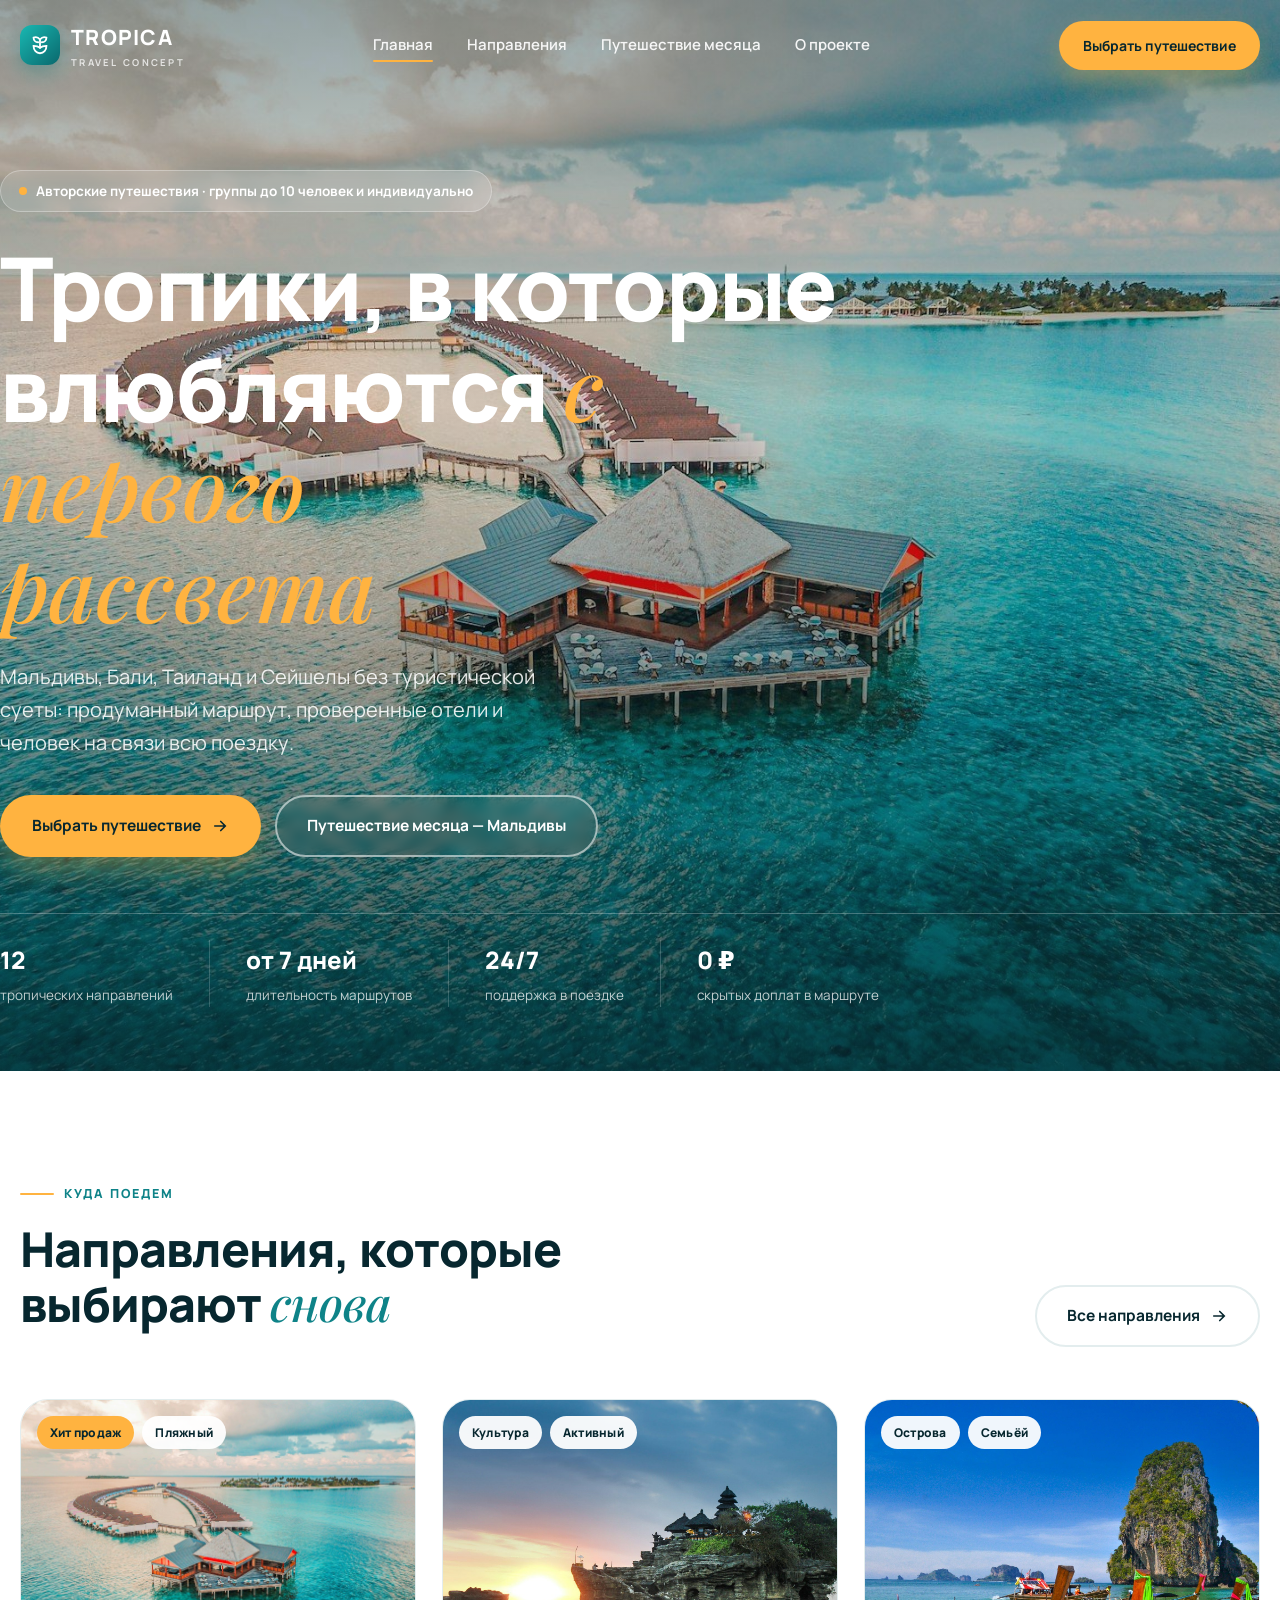
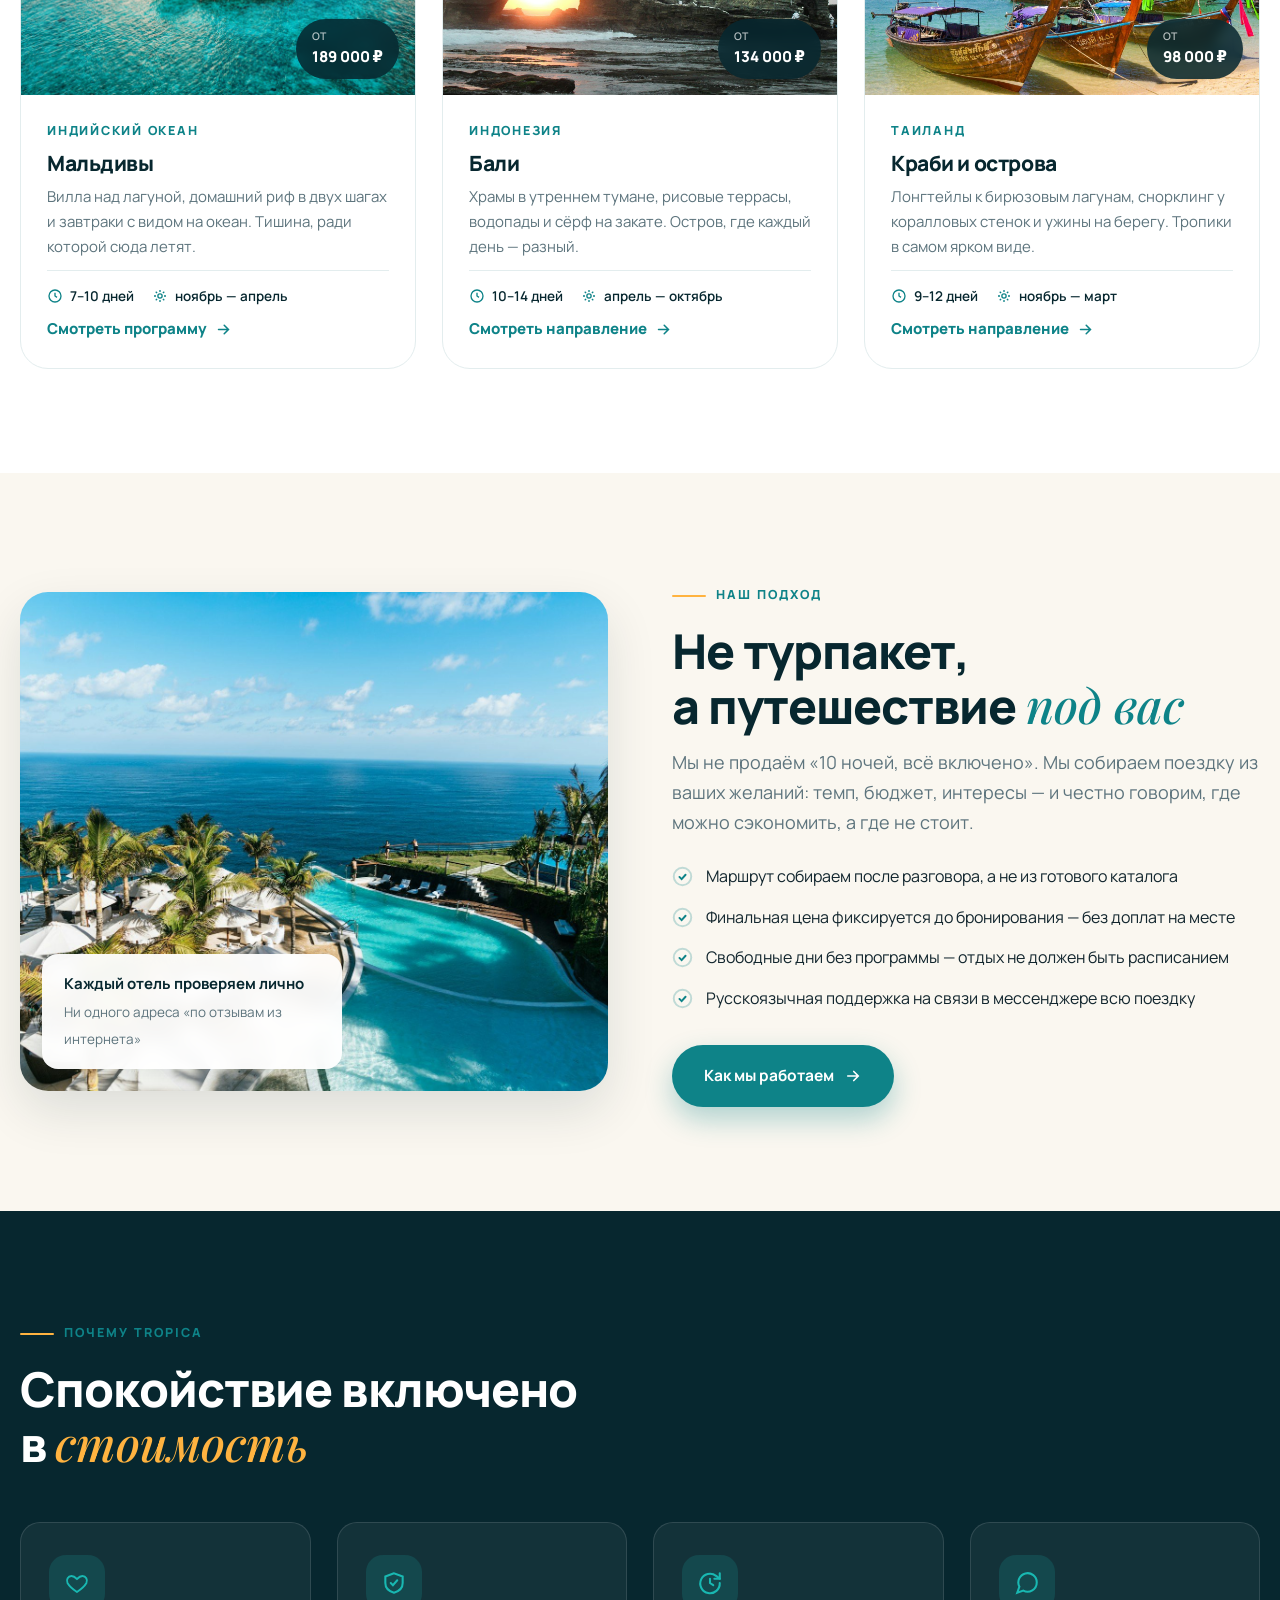
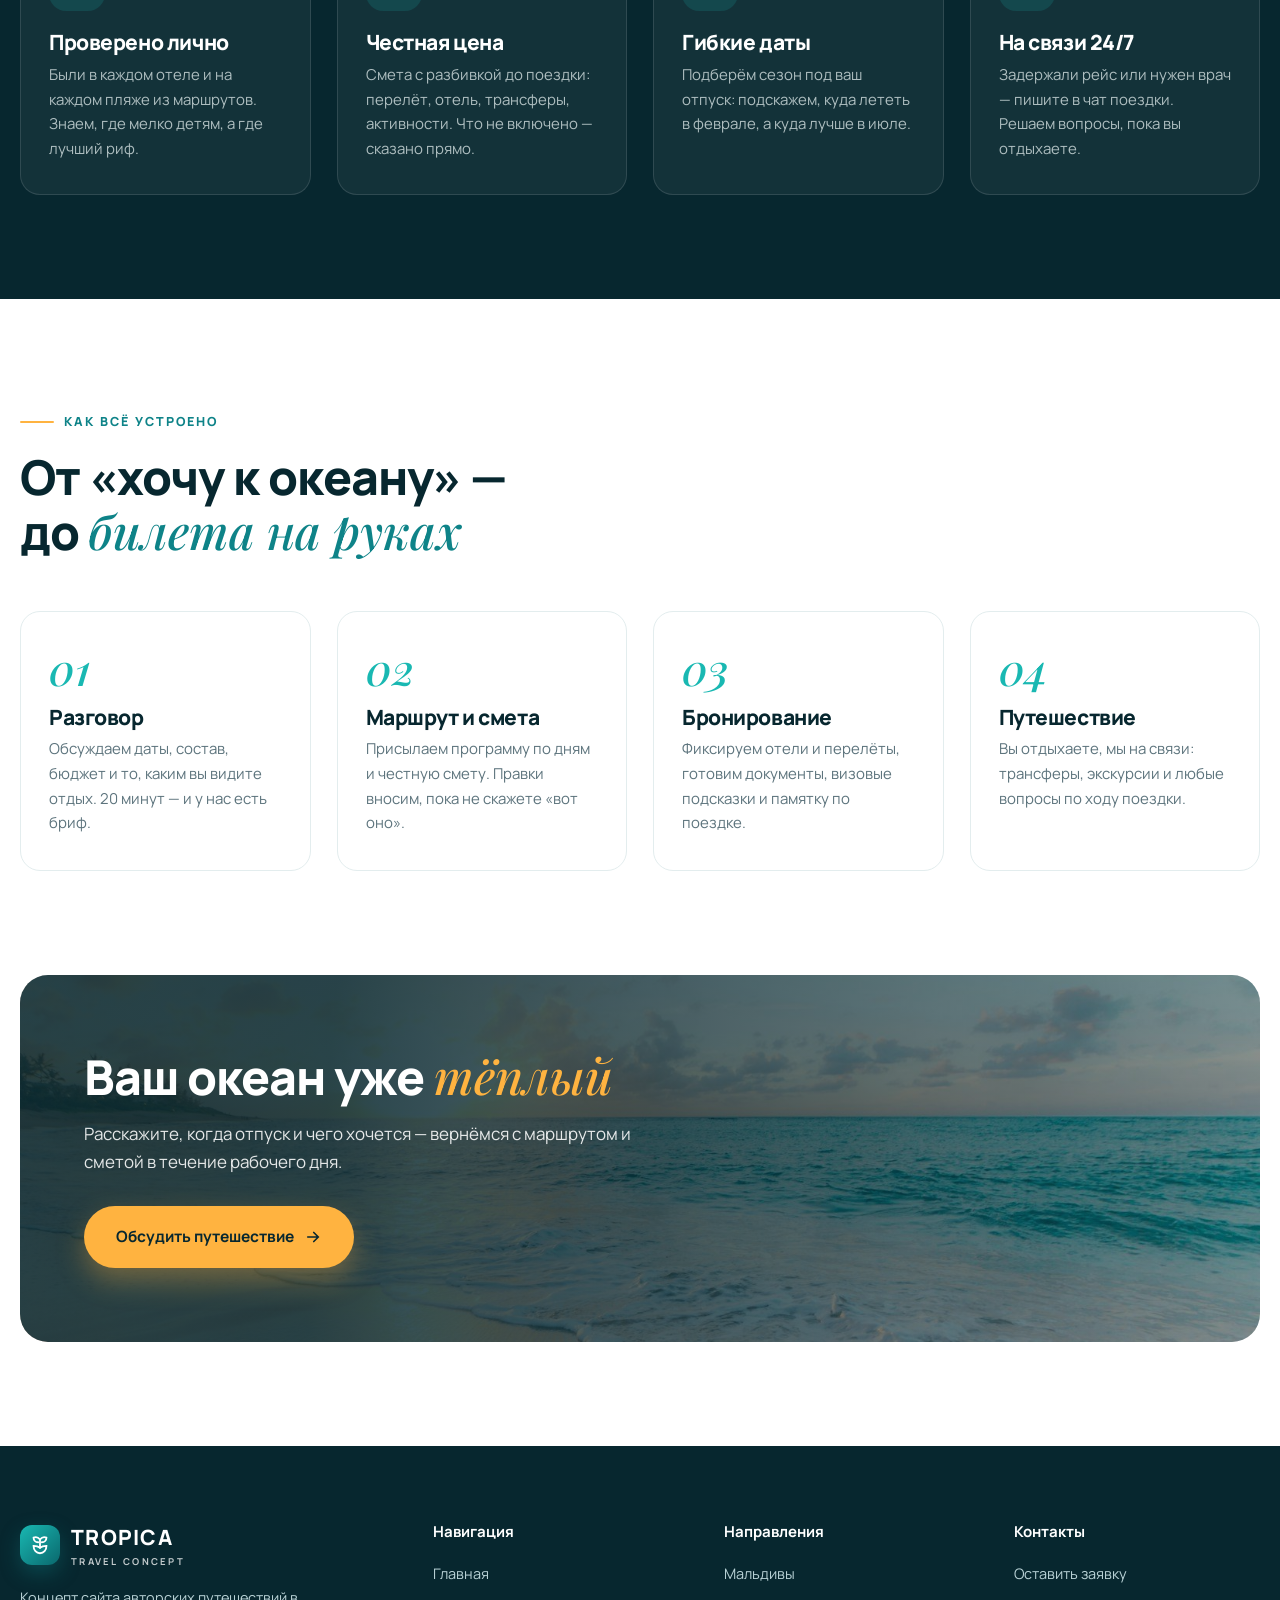
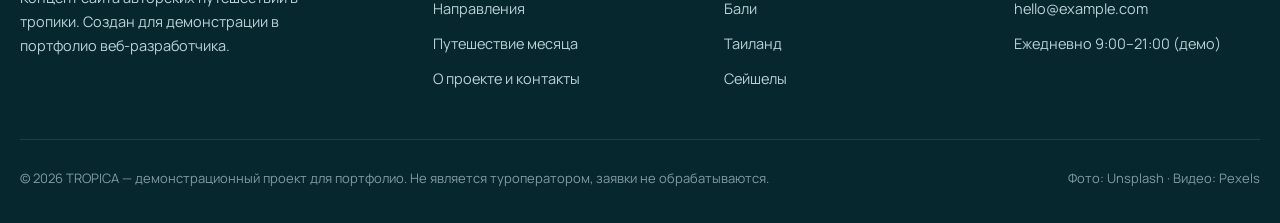
<file: index.html>
<!DOCTYPE html>
<html lang="ru">
<head>
<meta charset="UTF-8">
<meta name="viewport" content="width=device-width, initial-scale=1.0">
<title>TROPICA — авторские путешествия в тропики | Мальдивы, Бали, Таиланд</title>
<meta name="description" content="Концепт сайта путешествий для портфолио: Мальдивы, Бали, Таиланд, Сейшелы. Индивидуальные маршруты, честные цены, поддержка в поездке.">
<link rel="stylesheet" href="assets/fonts.css">
<link rel="stylesheet" href="styles.css">
<link rel="icon" href="data:image/svg+xml,<svg xmlns='http://www.w3.org/2000/svg' viewBox='0 0 100 100'><circle cx='50' cy='50' r='46' fill='%230e8388'/><text x='50' y='66' font-size='52' text-anchor='middle' fill='white' font-family='Arial' font-weight='bold'>T</text></svg>">
</head>
<body>

<header class="header">
  <div class="container header__in">
    <a class="logo" href="index.html">
      <span class="logo__mark">
        <svg width="22" height="22" viewBox="0 0 24 24" fill="none" stroke="currentColor" stroke-width="2" stroke-linecap="round"><path d="M12 21c-4 0-7-3.5-7-8 4.5 0 7 2 7 2s2.5-2 7-2c0 4.5-3 8-7 8Z"/><path d="M12 15V6"/><path d="M12 6c-2-2.5-5-3-7-2 0 2.5 2 5 5 5M12 6c2-2.5 5-3 7-2 0 2.5-2 5-5 5"/></svg>
      </span>
      <span>TROPICA<small>travel concept</small></span>
    </a>
    <nav class="nav" aria-label="Основная навигация">
      <a href="index.html" class="active">Главная</a>
      <a href="directions.html">Направления</a>
      <a href="tour.html">Путешествие месяца</a>
      <a href="about.html">О проекте</a>
    </nav>
    <div class="header__cta">
      <a class="btn btn--sun btn--sm" href="about.html#booking">Выбрать путешествие</a>
      <button class="burger" aria-label="Открыть меню" aria-expanded="false">
        <svg width="22" height="22" viewBox="0 0 24 24" fill="none" stroke="currentColor" stroke-width="2" stroke-linecap="round"><path d="M4 7h16M4 12h16M4 17h10"/></svg>
      </button>
    </div>
  </div>
</header>

<!-- HERO: видео + постер -->
<section class="hero" style="padding:0">
  <div class="hero__media">
    <!-- Фото-заставка: видна сразу, пока грузится видео, и остаётся при reduced-motion / ошибке видео -->
    <img src="assets/img/maldives-aerial.jpg" alt="Мальдивы с высоты: виллы над бирюзовой лагуной" fetchpriority="high">
    <video autoplay muted playsinline preload="metadata" poster="assets/img/maldives-aerial.jpg" aria-hidden="true">
      <!-- Ролик: Pexels (бесплатная лицензия, коммерческое использование разрешено). Замените файл при необходимости -->
    </video>
  </div>
  <div class="container hero__content">
    <span class="hero__badge"><i></i>Авторские путешествия · группы до 10 человек и индивидуально</span>
    <h1>Тропики, в которые<br>влюбляются <span class="serif">с первого<br>рассвета</span></h1>
    <p class="hero__sub">Мальдивы, Бали, Таиланд и Сейшелы без туристической суеты: продуманный маршрут, проверенные отели и человек на связи всю поездку.</p>
    <div class="hero__actions">
      <a class="btn btn--sun" href="directions.html">Выбрать путешествие
        <svg width="18" height="18" viewBox="0 0 24 24" fill="none" stroke="currentColor" stroke-width="2.2" stroke-linecap="round"><path d="M5 12h14m-6-6 6 6-6 6"/></svg>
      </a>
      <a class="btn btn--ghost" href="tour.html">Путешествие месяца — Мальдивы</a>
    </div>
    <div class="hero__meta">
      <div><b>12</b><span>тропических направлений</span></div>
      <div><b>от 7 дней</b><span>длительность маршрутов</span></div>
      <div><b>24/7</b><span>поддержка в поездке</span></div>
      <div><b>0 ₽</b><span>скрытых доплат в маршруте</span></div>
    </div>
  </div>
</section>

<!-- Популярные направления -->
<section>
  <div class="container">
    <div class="section-head section-head--row reveal">
      <div>
        <span class="eyebrow">Куда поедем</span>
        <h2>Направления, которые<br>выбирают <span class="serif">снова</span></h2>
      </div>
      <a class="btn btn--outline" href="directions.html">Все направления
        <svg width="18" height="18" viewBox="0 0 24 24" fill="none" stroke="currentColor" stroke-width="2.2" stroke-linecap="round"><path d="M5 12h14m-6-6 6 6-6 6"/></svg>
      </a>
    </div>

    <div class="cards">
      <article class="card reveal">
        <div class="card__img">
          <img src="assets/img/maldives-aerial.jpg" alt="Виллы над водой на Мальдивах, вид сверху" loading="lazy">
          <div class="card__tags"><span class="tag tag--sun">Хит продаж</span><span class="tag">Пляжный</span></div>
          <div class="card__price"><small>от</small>189 000 ₽</div>
        </div>
        <div class="card__body">
          <span class="card__country">Индийский океан</span>
          <h3>Мальдивы</h3>
          <p>Вилла над лагуной, домашний риф в двух шагах и завтраки с видом на океан. Тишина, ради которой сюда летят.</p>
          <div class="card__meta">
            <span><svg width="16" height="16" viewBox="0 0 24 24" fill="none" stroke="currentColor" stroke-width="2"><circle cx="12" cy="12" r="9"/><path d="M12 7v5l3 2"/></svg>7–10 дней</span>
            <span><svg width="16" height="16" viewBox="0 0 24 24" fill="none" stroke="currentColor" stroke-width="2"><path d="M12 3v3m0 12v3M3 12h3m12 0h3M5.6 5.6l2.1 2.1m8.6 8.6 2.1 2.1m0-12.8-2.1 2.1M7.7 16.3l-2.1 2.1"/><circle cx="12" cy="12" r="3.2"/></svg>ноябрь — апрель</span>
          </div>
          <a class="card__link" href="tour.html">Смотреть программу <svg width="17" height="17" viewBox="0 0 24 24" fill="none" stroke="currentColor" stroke-width="2.2" stroke-linecap="round"><path d="M5 12h14m-6-6 6 6-6 6"/></svg></a>
        </div>
      </article>

      <article class="card reveal">
        <div class="card__img">
          <img src="assets/img/bali-tanah-lot.jpg" alt="Храм Танах-Лот на Бали на закате" loading="lazy">
          <div class="card__tags"><span class="tag">Культура</span><span class="tag">Активный</span></div>
          <div class="card__price"><small>от</small>134 000 ₽</div>
        </div>
        <div class="card__body">
          <span class="card__country">Индонезия</span>
          <h3>Бали</h3>
          <p>Храмы в утреннем тумане, рисовые террасы, водопады и сёрф на закате. Остров, где каждый день — разный.</p>
          <div class="card__meta">
            <span><svg width="16" height="16" viewBox="0 0 24 24" fill="none" stroke="currentColor" stroke-width="2"><circle cx="12" cy="12" r="9"/><path d="M12 7v5l3 2"/></svg>10–14 дней</span>
            <span><svg width="16" height="16" viewBox="0 0 24 24" fill="none" stroke="currentColor" stroke-width="2"><path d="M12 3v3m0 12v3M3 12h3m12 0h3M5.6 5.6l2.1 2.1m8.6 8.6 2.1 2.1m0-12.8-2.1 2.1M7.7 16.3l-2.1 2.1"/><circle cx="12" cy="12" r="3.2"/></svg>апрель — октябрь</span>
          </div>
          <a class="card__link" href="directions.html">Смотреть направление <svg width="17" height="17" viewBox="0 0 24 24" fill="none" stroke="currentColor" stroke-width="2.2" stroke-linecap="round"><path d="M5 12h14m-6-6 6 6-6 6"/></svg></a>
        </div>
      </article>

      <article class="card reveal">
        <div class="card__img">
          <img src="assets/img/thailand-krabi.jpg" alt="Традиционные лодки лонгтейл у скал в провинции Краби, Таиланд" loading="lazy">
          <div class="card__tags"><span class="tag">Острова</span><span class="tag">Семьёй</span></div>
          <div class="card__price"><small>от</small>98 000 ₽</div>
        </div>
        <div class="card__body">
          <span class="card__country">Таиланд</span>
          <h3>Краби и острова</h3>
          <p>Лонгтейлы к бирюзовым лагунам, снорклинг у коралловых стенок и ужины на берегу. Тропики в самом ярком виде.</p>
          <div class="card__meta">
            <span><svg width="16" height="16" viewBox="0 0 24 24" fill="none" stroke="currentColor" stroke-width="2"><circle cx="12" cy="12" r="9"/><path d="M12 7v5l3 2"/></svg>9–12 дней</span>
            <span><svg width="16" height="16" viewBox="0 0 24 24" fill="none" stroke="currentColor" stroke-width="2"><path d="M12 3v3m0 12v3M3 12h3m12 0h3M5.6 5.6l2.1 2.1m8.6 8.6 2.1 2.1m0-12.8-2.1 2.1M7.7 16.3l-2.1 2.1"/><circle cx="12" cy="12" r="3.2"/></svg>ноябрь — март</span>
          </div>
          <a class="card__link" href="directions.html">Смотреть направление <svg width="17" height="17" viewBox="0 0 24 24" fill="none" stroke="currentColor" stroke-width="2.2" stroke-linecap="round"><path d="M5 12h14m-6-6 6 6-6 6"/></svg></a>
        </div>
      </article>
    </div>
  </div>
</section>

<!-- Подход -->
<section class="section--sand">
  <div class="container split">
    <div class="split__img reveal">
      <img src="assets/img/resort-pool.jpg" alt="Курорт с бассейном и пальмами на берегу океана" loading="lazy">
      <div class="split__card">
        <b>Каждый отель проверяем лично</b>
        <span>Ни одного адреса «по отзывам из интернета»</span>
      </div>
    </div>
    <div class="reveal">
      <span class="eyebrow">Наш подход</span>
      <h2>Не турпакет,<br>а путешествие <span class="serif">под вас</span></h2>
      <p class="lead">Мы не продаём «10 ночей, всё включено». Мы собираем поездку из ваших желаний: темп, бюджет, интересы — и честно говорим, где можно сэкономить, а где не стоит.</p>
      <ul class="checklist">
        <li><svg width="21" height="21" viewBox="0 0 24 24" fill="none" stroke="currentColor" stroke-width="2.2" stroke-linecap="round"><circle cx="12" cy="12" r="10" opacity=".25"/><path d="m8.5 12.5 2.5 2.5 4.5-5"/></svg>Маршрут собираем после разговора, а не из готового каталога</li>
        <li><svg width="21" height="21" viewBox="0 0 24 24" fill="none" stroke="currentColor" stroke-width="2.2" stroke-linecap="round"><circle cx="12" cy="12" r="10" opacity=".25"/><path d="m8.5 12.5 2.5 2.5 4.5-5"/></svg>Финальная цена фиксируется до бронирования — без доплат на месте</li>
        <li><svg width="21" height="21" viewBox="0 0 24 24" fill="none" stroke="currentColor" stroke-width="2.2" stroke-linecap="round"><circle cx="12" cy="12" r="10" opacity=".25"/><path d="m8.5 12.5 2.5 2.5 4.5-5"/></svg>Свободные дни без программы — отдых не должен быть расписанием</li>
        <li><svg width="21" height="21" viewBox="0 0 24 24" fill="none" stroke="currentColor" stroke-width="2.2" stroke-linecap="round"><circle cx="12" cy="12" r="10" opacity=".25"/><path d="m8.5 12.5 2.5 2.5 4.5-5"/></svg>Русскоязычная поддержка на связи в мессенджере всю поездку</li>
      </ul>
      <a class="btn btn--primary" href="about.html">Как мы работаем
        <svg width="18" height="18" viewBox="0 0 24 24" fill="none" stroke="currentColor" stroke-width="2.2" stroke-linecap="round"><path d="M5 12h14m-6-6 6 6-6 6"/></svg>
      </a>
    </div>
  </div>
</section>

<!-- Почему мы -->
<section class="section--deep">
  <div class="container">
    <div class="section-head reveal">
      <span class="eyebrow">Почему TROPICA</span>
      <h2>Спокойствие включено<br>в <span class="serif" style="color:var(--sun)">стоимость</span></h2>
    </div>
    <div class="features">
      <div class="feature reveal">
        <div class="feature__icon"><svg width="26" height="26" viewBox="0 0 24 24" fill="none" stroke="currentColor" stroke-width="1.9" stroke-linecap="round"><path d="M12 21s-7-4.6-9.5-9C1 8.5 3 5 6.5 5c2 0 3.5 1 5.5 3 2-2 3.5-3 5.5-3C21 5 23 8.5 21.5 12 19 16.4 12 21 12 21Z" transform="scale(.92) translate(1 1)"/></svg></div>
        <h3>Проверено лично</h3>
        <p>Были в каждом отеле и на каждом пляже из маршрутов. Знаем, где мелко детям, а где лучший риф.</p>
      </div>
      <div class="feature reveal">
        <div class="feature__icon"><svg width="26" height="26" viewBox="0 0 24 24" fill="none" stroke="currentColor" stroke-width="1.9" stroke-linecap="round"><path d="M12 3 4 6v6c0 4.5 3.4 7.7 8 9 4.6-1.3 8-4.5 8-9V6l-8-3Z"/><path d="m9 12 2 2 4-4.5"/></svg></div>
        <h3>Честная цена</h3>
        <p>Смета с разбивкой до поездки: перелёт, отель, трансферы, активности. Что не включено — сказано прямо.</p>
      </div>
      <div class="feature reveal">
        <div class="feature__icon"><svg width="26" height="26" viewBox="0 0 24 24" fill="none" stroke="currentColor" stroke-width="1.9" stroke-linecap="round"><path d="M21 12a9 9 0 1 1-3.4-6.6L21 8"/><path d="M21 3v5h-5"/><path d="M12 8v4l3 2"/></svg></div>
        <h3>Гибкие даты</h3>
        <p>Подберём сезон под ваш отпуск: подскажем, куда лететь в феврале, а куда лучше в июле.</p>
      </div>
      <div class="feature reveal">
        <div class="feature__icon"><svg width="26" height="26" viewBox="0 0 24 24" fill="none" stroke="currentColor" stroke-width="1.9" stroke-linecap="round"><path d="M21 11.5a8.5 8.5 0 0 1-12.4 7.5L3 21l2-5.6A8.5 8.5 0 1 1 21 11.5Z"/></svg></div>
        <h3>На связи 24/7</h3>
        <p>Задержали рейс или нужен врач — пишите в чат поездки. Решаем вопросы, пока вы отдыхаете.</p>
      </div>
    </div>
  </div>
</section>

<!-- Как мы работаем -->
<section>
  <div class="container">
    <div class="section-head reveal">
      <span class="eyebrow">Как всё устроено</span>
      <h2>От «хочу к океану» —<br>до <span class="serif">билета на руках</span></h2>
    </div>
    <div class="steps">
      <div class="step reveal"><div class="step__num">01</div><h3>Разговор</h3><p>Обсуждаем даты, состав, бюджет и то, каким вы видите отдых. 20 минут — и у нас есть бриф.</p></div>
      <div class="step reveal"><div class="step__num">02</div><h3>Маршрут и смета</h3><p>Присылаем программу по дням и честную смету. Правки вносим, пока не скажете «вот оно».</p></div>
      <div class="step reveal"><div class="step__num">03</div><h3>Бронирование</h3><p>Фиксируем отели и перелёты, готовим документы, визовые подсказки и памятку по поездке.</p></div>
      <div class="step reveal"><div class="step__num">04</div><h3>Путешествие</h3><p>Вы отдыхаете, мы на связи: трансферы, экскурсии и любые вопросы по ходу поездки.</p></div>
    </div>
  </div>
</section>

<!-- CTA -->
<section style="padding-top:0">
  <div class="container">
    <div class="cta reveal">
      <img class="bg" src="assets/img/beach-sunset.jpg" alt="Пляж на закате, тёплый свет на песке и воде" loading="lazy">
      <div class="cta__in">
        <h2>Ваш океан уже <span class="serif">тёплый</span></h2>
        <p>Расскажите, когда отпуск и чего хочется — вернёмся с маршрутом и сметой в течение рабочего дня.</p>
        <a class="btn btn--sun" href="about.html#booking">Обсудить путешествие
          <svg width="18" height="18" viewBox="0 0 24 24" fill="none" stroke="currentColor" stroke-width="2.2" stroke-linecap="round"><path d="M5 12h14m-6-6 6 6-6 6"/></svg>
        </a>
      </div>
    </div>
  </div>
</section>

<footer class="footer">
  <div class="container">
    <div class="footer__grid">
      <div>
        <a class="logo" href="index.html">
          <span class="logo__mark"><svg width="22" height="22" viewBox="0 0 24 24" fill="none" stroke="currentColor" stroke-width="2" stroke-linecap="round"><path d="M12 21c-4 0-7-3.5-7-8 4.5 0 7 2 7 2s2.5-2 7-2c0 4.5-3 8-7 8Z"/><path d="M12 15V6"/><path d="M12 6c-2-2.5-5-3-7-2 0 2.5 2 5 5 5M12 6c2-2.5 5-3 7-2 0 2.5-2 5-5 5"/></svg></span>
          <span>TROPICA<small>travel concept</small></span>
        </a>
        <p>Концепт сайта авторских путешествий в тропики. Создан для демонстрации в портфолио веб-разработчика.</p>
      </div>
      <div>
        <h4>Навигация</h4>
        <ul>
          <li><a href="index.html">Главная</a></li>
          <li><a href="directions.html">Направления</a></li>
          <li><a href="tour.html">Путешествие месяца</a></li>
          <li><a href="about.html">О проекте и контакты</a></li>
        </ul>
      </div>
      <div>
        <h4>Направления</h4>
        <ul>
          <li><a href="tour.html">Мальдивы</a></li>
          <li><a href="directions.html">Бали</a></li>
          <li><a href="directions.html">Таиланд</a></li>
          <li><a href="directions.html">Сейшелы</a></li>
        </ul>
      </div>
      <div>
        <h4>Контакты</h4>
        <ul>
          <li><a href="about.html#booking">Оставить заявку</a></li>
          <li><a href="mailto:hello@example.com">hello@example.com</a></li>
          <li>Ежедневно 9:00–21:00 (демо)</li>
        </ul>
      </div>
    </div>
    <div class="footer__bottom">
      <span>© <span class="js-year">2026</span> TROPICA — демонстрационный проект для портфолио. Не является туроператором, заявки не обрабатываются.</span>
      <span>Фото: Unsplash · Видео: Pexels</span>
    </div>
  </div>
</footer>

<script src="app.js"></script>
</body>
</html>
</file>
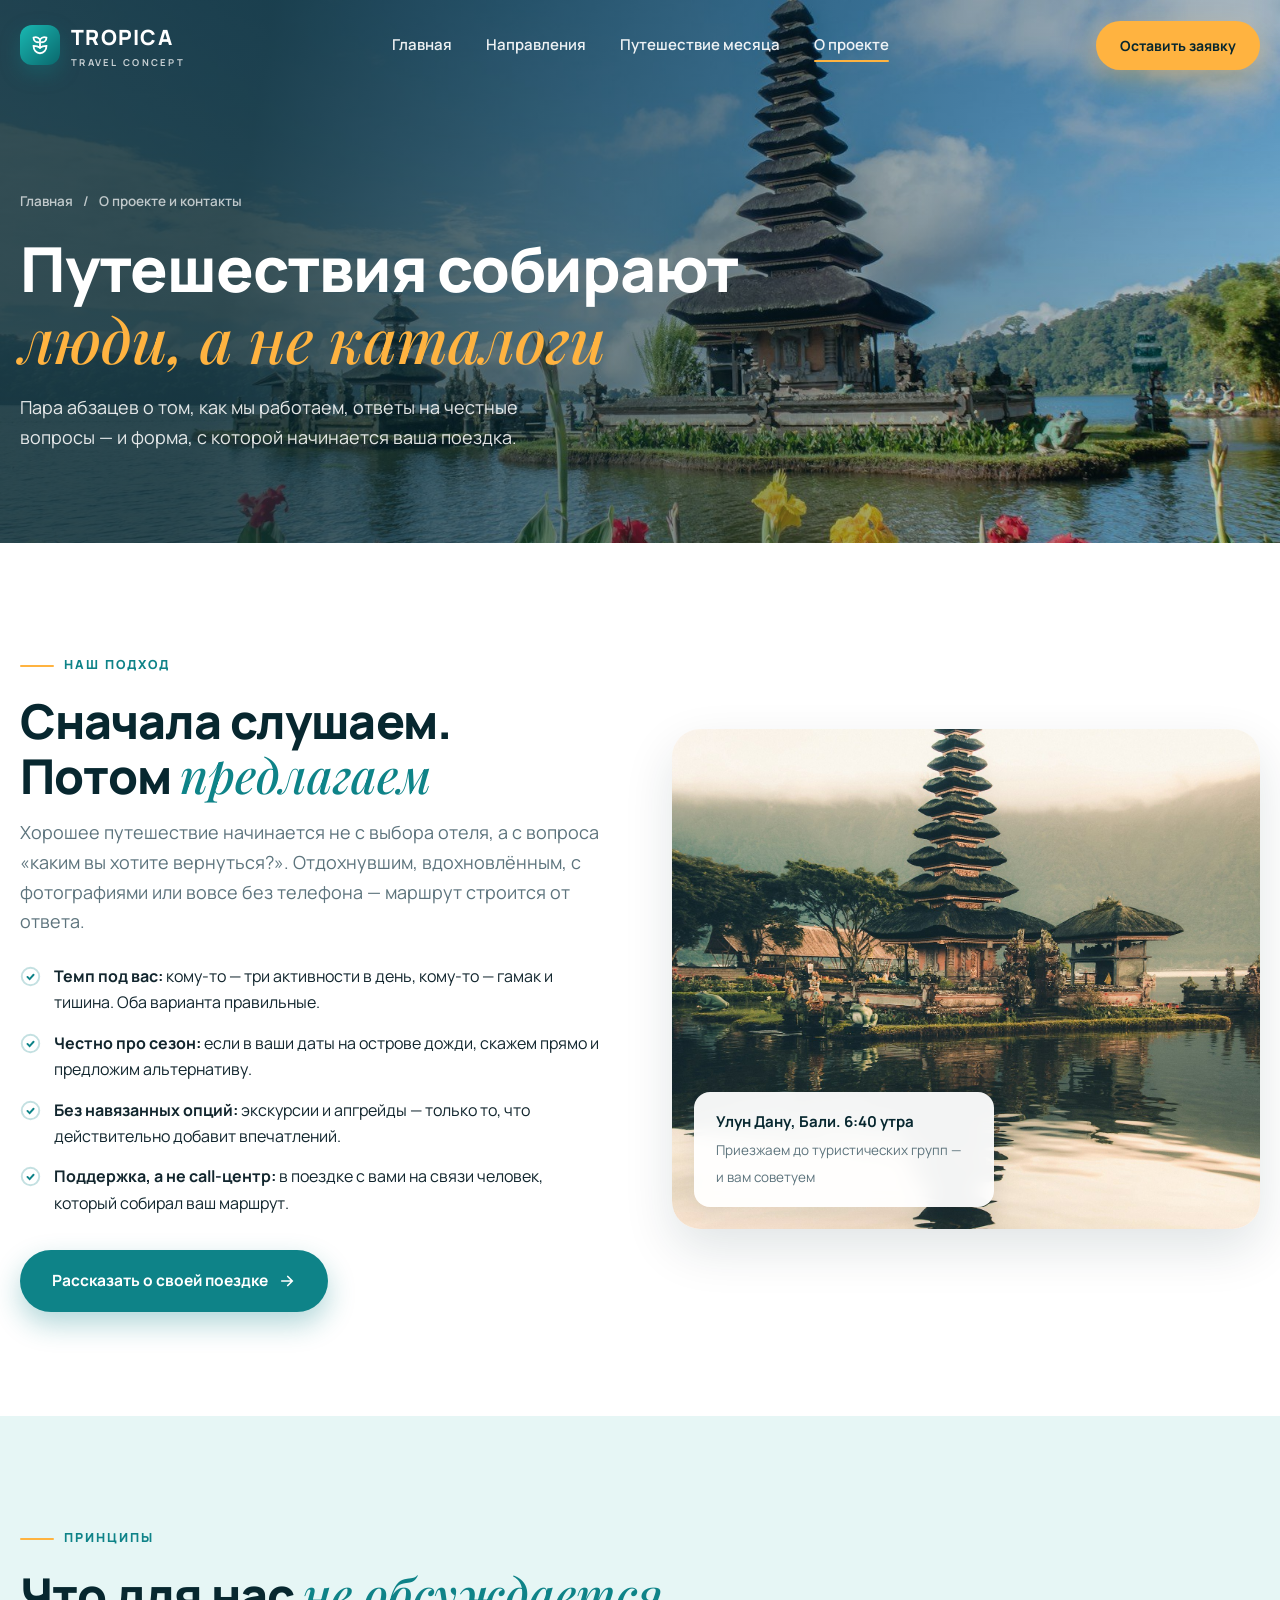
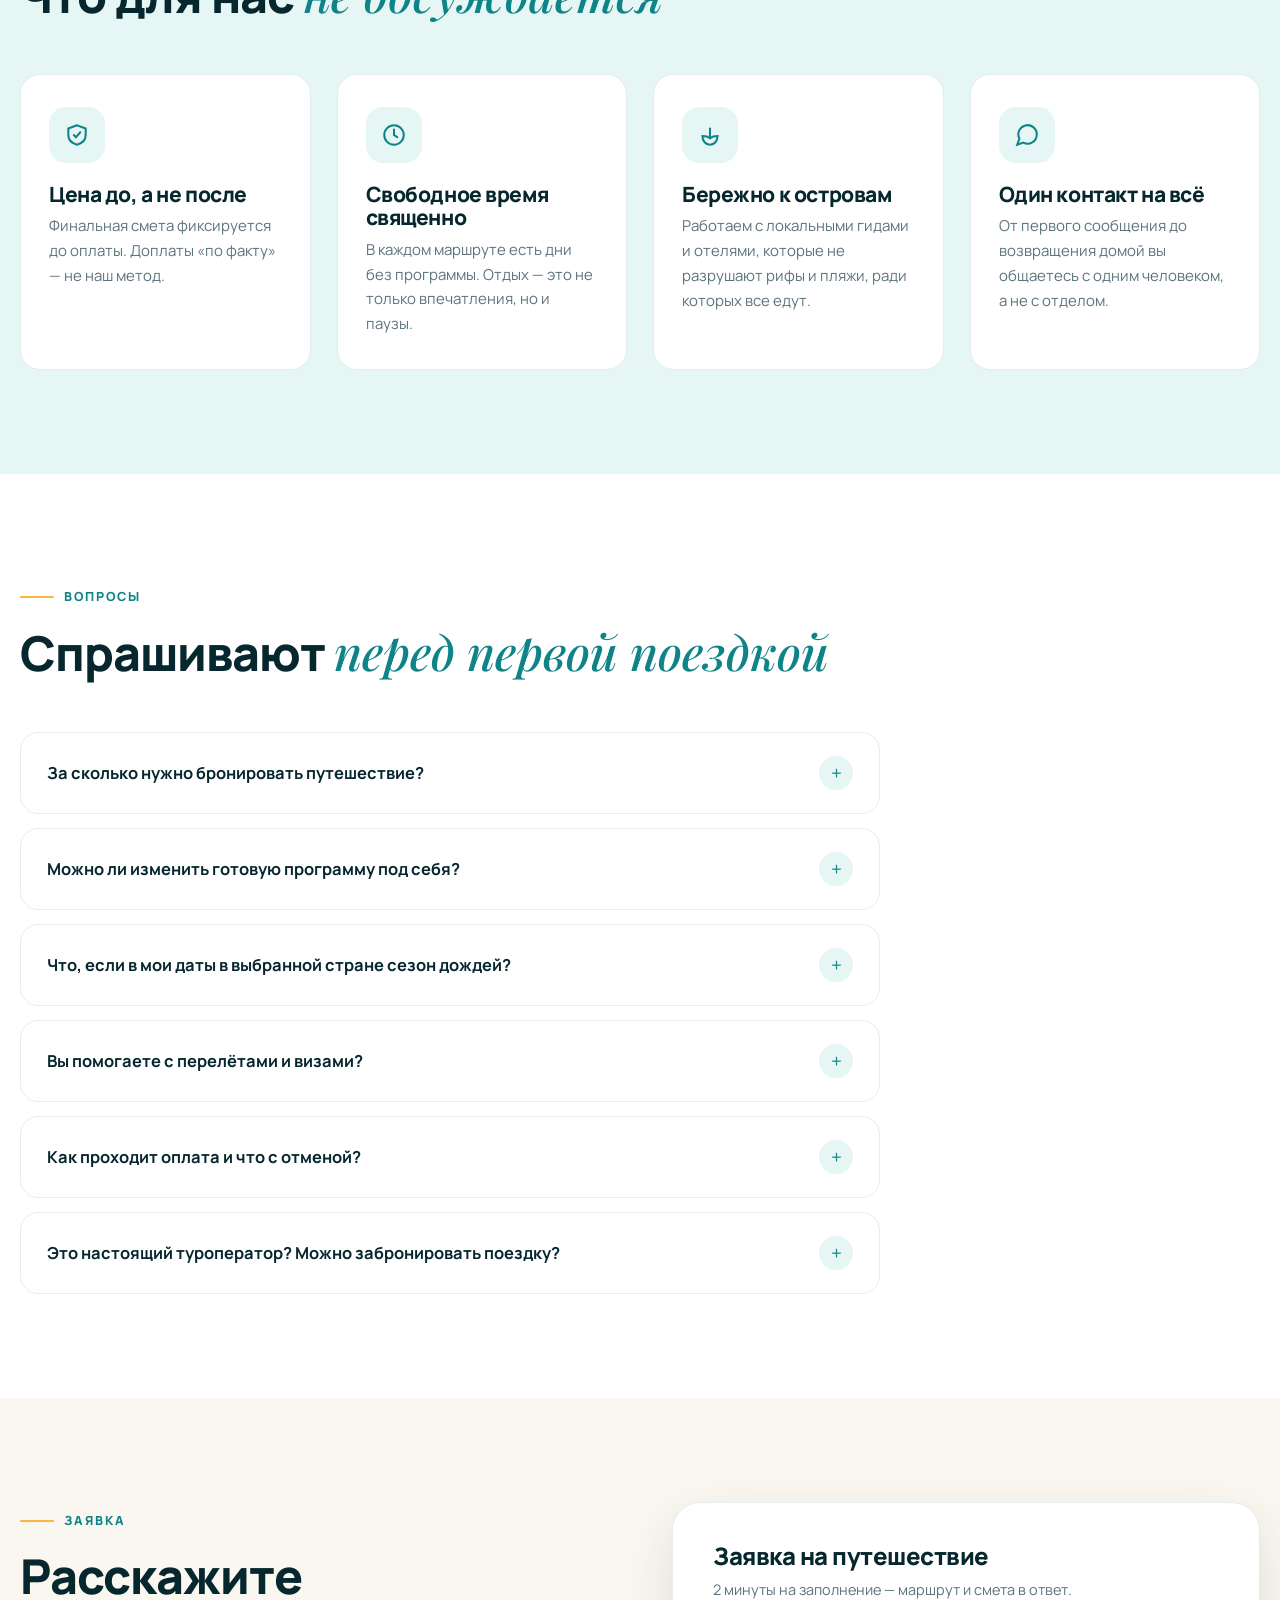
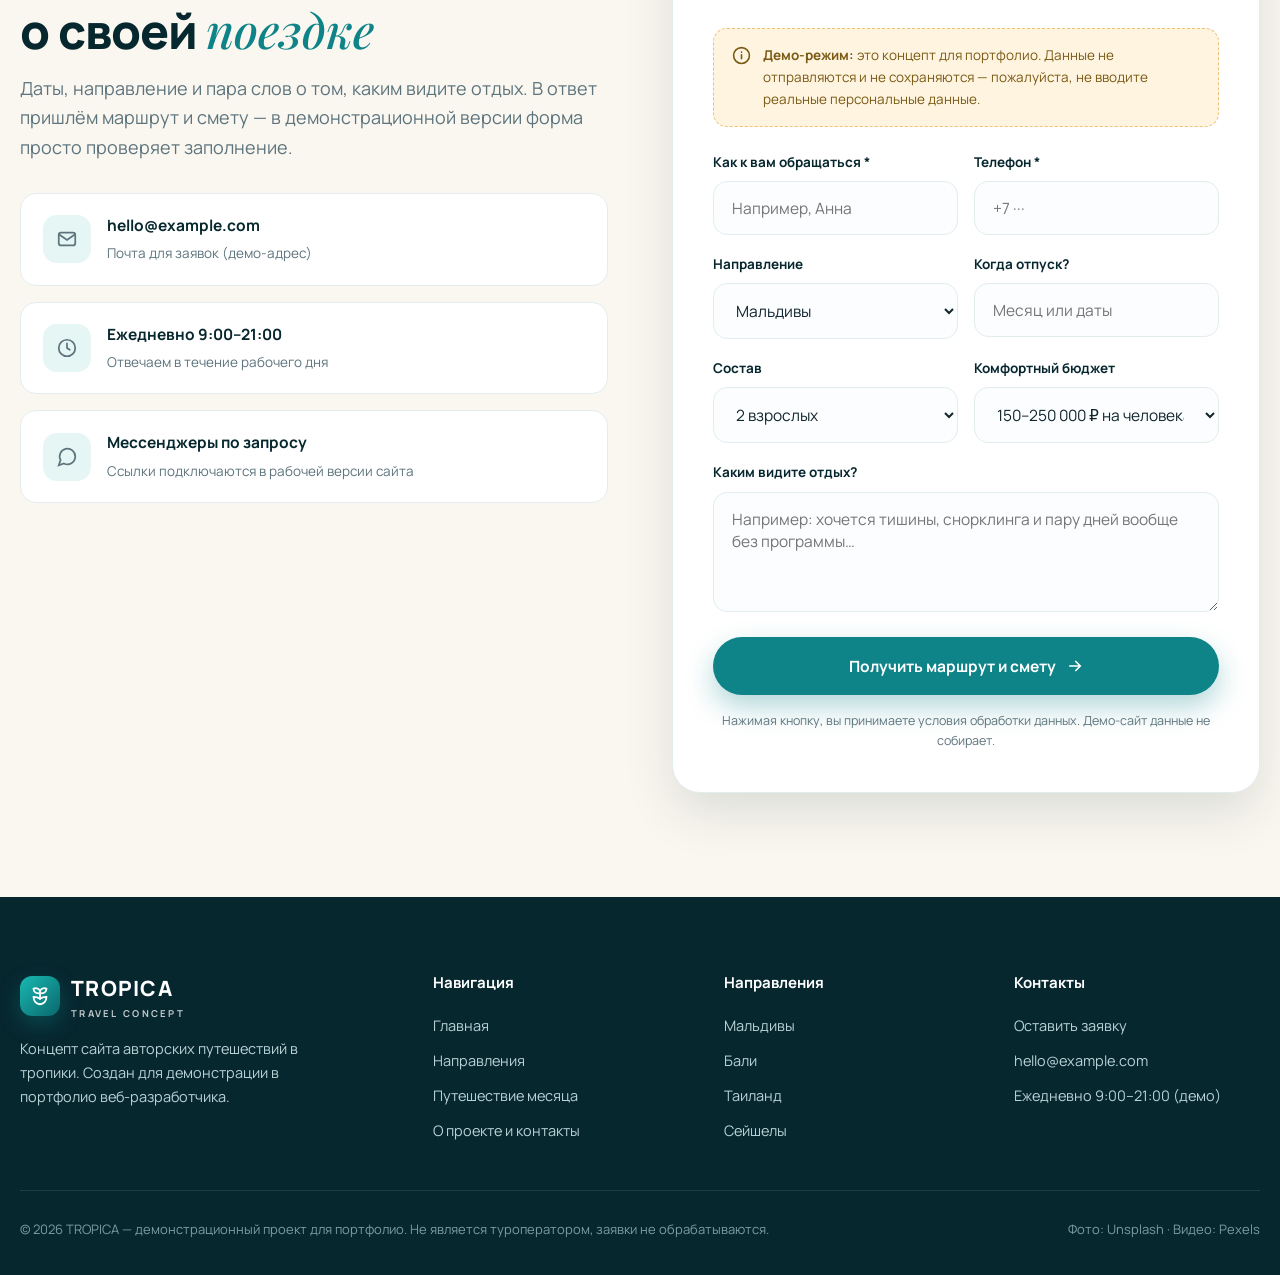
<file: about.html>
<!DOCTYPE html>
<html lang="ru">
<head>
<meta charset="UTF-8">
<meta name="viewport" content="width=device-width, initial-scale=1.0">
<title>О проекте и контакты — TROPICA | Заявка на путешествие</title>
<meta name="description" content="Как мы организуем тропические путешествия: подход, принципы, ответы на вопросы и форма заявки. Концепт сайта для портфолио.">
<link rel="stylesheet" href="assets/fonts.css">
<link rel="stylesheet" href="styles.css">
<link rel="icon" href="data:image/svg+xml,<svg xmlns='http://www.w3.org/2000/svg' viewBox='0 0 100 100'><circle cx='50' cy='50' r='46' fill='%230e8388'/><text x='50' y='66' font-size='52' text-anchor='middle' fill='white' font-family='Arial' font-weight='bold'>T</text></svg>">
</head>
<body>

<header class="header">
  <div class="container header__in">
    <a class="logo" href="index.html">
      <span class="logo__mark"><svg width="22" height="22" viewBox="0 0 24 24" fill="none" stroke="currentColor" stroke-width="2" stroke-linecap="round"><path d="M12 21c-4 0-7-3.5-7-8 4.5 0 7 2 7 2s2.5-2 7-2c0 4.5-3 8-7 8Z"/><path d="M12 15V6"/><path d="M12 6c-2-2.5-5-3-7-2 0 2.5 2 5 5 5M12 6c2-2.5 5-3 7-2 0 2.5-2 5-5 5"/></svg></span>
      <span>TROPICA<small>travel concept</small></span>
    </a>
    <nav class="nav" aria-label="Основная навигация">
      <a href="index.html">Главная</a>
      <a href="directions.html">Направления</a>
      <a href="tour.html">Путешествие месяца</a>
      <a href="about.html" class="active">О проекте</a>
    </nav>
    <div class="header__cta">
      <a class="btn btn--sun btn--sm" href="#booking">Оставить заявку</a>
      <button class="burger" aria-label="Открыть меню" aria-expanded="false"><svg width="22" height="22" viewBox="0 0 24 24" fill="none" stroke="currentColor" stroke-width="2" stroke-linecap="round"><path d="M4 7h16M4 12h16M4 17h10"/></svg></button>
    </div>
  </div>
</header>

<section class="page-hero">
  <img class="bg" src="assets/img/bali-ulun-danu-wide.jpg" alt="" aria-hidden="true">
  <div class="container">
    <nav class="crumbs" aria-label="Хлебные крошки"><a href="index.html">Главная</a><span>/</span><span>О проекте и контакты</span></nav>
    <h1>Путешествия собирают<br><span class="serif">люди, а не каталоги</span></h1>
    <p>Пара абзацев о том, как мы работаем, ответы на честные вопросы — и форма, с которой начинается ваша поездка.</p>
  </div>
</section>

<!-- Подход -->
<section>
  <div class="container split">
    <div class="reveal">
      <span class="eyebrow">Наш подход</span>
      <h2>Сначала слушаем.<br>Потом <span class="serif">предлагаем</span></h2>
      <p class="lead">Хорошее путешествие начинается не с выбора отеля, а с вопроса «каким вы хотите вернуться?». Отдохнувшим, вдохновлённым, с фотографиями или вовсе без телефона — маршрут строится от ответа.</p>
      <ul class="checklist">
        <li><svg width="21" height="21" viewBox="0 0 24 24" fill="none" stroke="currentColor" stroke-width="2.2" stroke-linecap="round"><circle cx="12" cy="12" r="10" opacity=".25"/><path d="m8.5 12.5 2.5 2.5 4.5-5"/></svg><span><b>Темп под вас:</b> кому-то — три активности в день, кому-то — гамак и тишина. Оба варианта правильные.</span></li>
        <li><svg width="21" height="21" viewBox="0 0 24 24" fill="none" stroke="currentColor" stroke-width="2.2" stroke-linecap="round"><circle cx="12" cy="12" r="10" opacity=".25"/><path d="m8.5 12.5 2.5 2.5 4.5-5"/></svg><span><b>Честно про сезон:</b> если в ваши даты на острове дожди, скажем прямо и предложим альтернативу.</span></li>
        <li><svg width="21" height="21" viewBox="0 0 24 24" fill="none" stroke="currentColor" stroke-width="2.2" stroke-linecap="round"><circle cx="12" cy="12" r="10" opacity=".25"/><path d="m8.5 12.5 2.5 2.5 4.5-5"/></svg><span><b>Без навязанных опций:</b> экскурсии и апгрейды — только то, что действительно добавит впечатлений.</span></li>
        <li><svg width="21" height="21" viewBox="0 0 24 24" fill="none" stroke="currentColor" stroke-width="2.2" stroke-linecap="round"><circle cx="12" cy="12" r="10" opacity=".25"/><path d="m8.5 12.5 2.5 2.5 4.5-5"/></svg><span><b>Поддержка, а не call-центр:</b> в поездке с вами на связи человек, который собирал ваш маршрут.</span></li>
      </ul>
      <a class="btn btn--primary" href="#booking">Рассказать о своей поездке
        <svg width="18" height="18" viewBox="0 0 24 24" fill="none" stroke="currentColor" stroke-width="2.2" stroke-linecap="round"><path d="M5 12h14m-6-6 6 6-6 6"/></svg>
      </a>
    </div>
    <div class="split__img reveal">
      <img src="assets/img/bali-ulun-danu.jpg" alt="Храм Улун Дану на озере Братан, Бали, ранним утром" loading="lazy">
      <div class="split__card">
        <b>Улун Дану, Бали. 6:40 утра</b>
        <span>Приезжаем до туристических групп — и вам советуем</span>
      </div>
    </div>
  </div>
</section>

<!-- Принципы в цифрах -->
<section class="section--soft">
  <div class="container">
    <div class="section-head reveal">
      <span class="eyebrow">Принципы</span>
      <h2>Что для нас <span class="serif">не обсуждается</span></h2>
    </div>
    <div class="features">
      <div class="feature reveal">
        <div class="feature__icon"><svg width="26" height="26" viewBox="0 0 24 24" fill="none" stroke="currentColor" stroke-width="1.9" stroke-linecap="round"><path d="M12 3 4 6v6c0 4.5 3.4 7.7 8 9 4.6-1.3 8-4.5 8-9V6l-8-3Z"/><path d="m9 12 2 2 4-4.5"/></svg></div>
        <h3>Цена до, а не после</h3>
        <p>Финальная смета фиксируется до оплаты. Доплаты «по факту» — не наш метод.</p>
      </div>
      <div class="feature reveal">
        <div class="feature__icon"><svg width="26" height="26" viewBox="0 0 24 24" fill="none" stroke="currentColor" stroke-width="1.9" stroke-linecap="round"><circle cx="12" cy="12" r="9"/><path d="M12 7v5l3 2"/></svg></div>
        <h3>Свободное время священно</h3>
        <p>В каждом маршруте есть дни без программы. Отдых — это не только впечатления, но и паузы.</p>
      </div>
      <div class="feature reveal">
        <div class="feature__icon"><svg width="26" height="26" viewBox="0 0 24 24" fill="none" stroke="currentColor" stroke-width="1.9" stroke-linecap="round"><path d="M12 21c-4 0-7-3.5-7-8 4.5 0 7 2 7 2s2.5-2 7-2c0 4.5-3 8-7 8Z"/><path d="M12 15V6"/></svg></div>
        <h3>Бережно к островам</h3>
        <p>Работаем с локальными гидами и отелями, которые не разрушают рифы и пляжи, ради которых все едут.</p>
      </div>
      <div class="feature reveal">
        <div class="feature__icon"><svg width="26" height="26" viewBox="0 0 24 24" fill="none" stroke="currentColor" stroke-width="1.9" stroke-linecap="round"><path d="M21 11.5a8.5 8.5 0 0 1-12.4 7.5L3 21l2-5.6A8.5 8.5 0 1 1 21 11.5Z"/></svg></div>
        <h3>Один контакт на всё</h3>
        <p>От первого сообщения до возвращения домой вы общаетесь с одним человеком, а не с отделом.</p>
      </div>
    </div>
  </div>
</section>

<!-- FAQ -->
<section>
  <div class="container">
    <div class="section-head reveal">
      <span class="eyebrow">Вопросы</span>
      <h2>Спрашивают <span class="serif">перед первой поездкой</span></h2>
    </div>
    <div class="faq">
      <div class="faq__item reveal">
        <button class="faq__q" aria-expanded="false">За сколько нужно бронировать путешествие?<span class="icon">+</span></button>
        <div class="faq__a"><p>Идеально — за 2–4 месяца: больше выбор отелей и вилл, ниже цены перелётов. Но соберём поездку и за две недели — просто честно предупредим, где выбор уже ограничен.</p></div>
      </div>
      <div class="faq__item reveal">
        <button class="faq__q" aria-expanded="false">Можно ли изменить готовую программу под себя?<span class="icon">+</span></button>
        <div class="faq__a"><p>Нужно. Программы на сайте — точка старта: добавляйте дни, меняйте активности, совмещайте два направления (например, Бали + острова Гили). Маршрут финально утверждаете вы.</p></div>
      </div>
      <div class="faq__item reveal">
        <button class="faq__q" aria-expanded="false">Что, если в мои даты в выбранной стране сезон дождей?<span class="icon">+</span></button>
        <div class="faq__a"><p>Скажем об этом до бронирования и предложим направление, где в эти же даты сухо и солнечно. В тропиках всегда где-то лето — сверьтесь с нашим календарём сезонов на странице направлений.</p></div>
      </div>
      <div class="faq__item reveal">
        <button class="faq__q" aria-expanded="false">Вы помогаете с перелётами и визами?<span class="icon">+</span></button>
        <div class="faq__a"><p>Подбираем удобные рейсы со стыковками без ночных аэропортов и подсказываем по визовым правилам страны: где виза по прилёту, где нужна электронная заранее. Актуальные требования перепроверяем перед каждой поездкой.</p></div>
      </div>
      <div class="faq__item reveal">
        <button class="faq__q" aria-expanded="false">Как проходит оплата и что с отменой?<span class="icon">+</span></button>
        <div class="faq__a"><p>Обычно — предоплата за бронирование отелей и остаток ближе к датам. Условия отмены зависят от отелей и тарифов перелёта: фиксируем их письменно до оплаты, чтобы вы знали правила заранее.</p></div>
      </div>
      <div class="faq__item reveal">
        <button class="faq__q" aria-expanded="false">Это настоящий туроператор? Можно забронировать поездку?<span class="icon">+</span></button>
        <div class="faq__a"><p>Нет. TROPICA — демонстрационный концепт сайта для портфолио разработчика: здесь можно изучить дизайн, структуру и работу формы, но реальные поездки не продаются и заявки никуда не отправляются.</p></div>
      </div>
    </div>
  </div>
</section>

<!-- Заявка -->
<section class="section--sand" id="booking">
  <div class="container form-wrap">
    <div class="reveal">
      <span class="eyebrow">Заявка</span>
      <h2>Расскажите<br>о своей <span class="serif">поездке</span></h2>
      <p class="lead">Даты, направление и пара слов о том, каким видите отдых. В ответ пришлём маршрут и смету — в демонстрационной версии форма просто проверяет заполнение.</p>
      <div class="contacts">
        <div class="contact-row">
          <span class="contact-row__icon"><svg width="22" height="22" viewBox="0 0 24 24" fill="none" stroke="currentColor" stroke-width="1.9" stroke-linecap="round"><rect x="3" y="5" width="18" height="14" rx="2.5"/><path d="m3.5 7 8.5 6 8.5-6"/></svg></span>
          <div><b>hello@example.com</b><span>Почта для заявок (демо-адрес)</span></div>
        </div>
        <div class="contact-row">
          <span class="contact-row__icon"><svg width="22" height="22" viewBox="0 0 24 24" fill="none" stroke="currentColor" stroke-width="1.9" stroke-linecap="round"><circle cx="12" cy="12" r="9"/><path d="M12 7v5l3 2"/></svg></span>
          <div><b>Ежедневно 9:00–21:00</b><span>Отвечаем в течение рабочего дня</span></div>
        </div>
        <div class="contact-row">
          <span class="contact-row__icon"><svg width="22" height="22" viewBox="0 0 24 24" fill="none" stroke="currentColor" stroke-width="1.9" stroke-linecap="round"><path d="M21 11.5a8.5 8.5 0 0 1-12.4 7.5L3 21l2-5.6A8.5 8.5 0 1 1 21 11.5Z"/></svg></span>
          <div><b>Мессенджеры по запросу</b><span>Ссылки подключаются в рабочей версии сайта</span></div>
        </div>
      </div>
    </div>

    <form class="form reveal" data-demo novalidate>
      <h3>Заявка на путешествие</h3>
      <p class="form__sub">2 минуты на заполнение — маршрут и смета в ответ.</p>

      <div class="demo-note">
        <svg width="19" height="19" viewBox="0 0 24 24" fill="none" stroke="currentColor" stroke-width="2" stroke-linecap="round"><circle cx="12" cy="12" r="10"/><path d="M12 11v5m0-8.5v.5"/></svg>
        <span><b>Демо-режим:</b> это концепт для портфолио. Данные не отправляются и не сохраняются — пожалуйста, не вводите реальные персональные данные.</span>
      </div>

      <div class="form__row">
        <div class="field">
          <label for="name">Как к вам обращаться *</label>
          <input id="name" type="text" placeholder="Например, Анна" required autocomplete="off">
          <span class="field__err">Укажите, пожалуйста, имя</span>
        </div>
        <div class="field">
          <label for="phone">Телефон *</label>
          <input id="phone" type="tel" placeholder="+7 ···" required autocomplete="off">
          <span class="field__err">Проверьте номер телефона</span>
        </div>
      </div>

      <div class="form__row">
        <div class="field">
          <label for="dest">Направление</label>
          <select id="dest">
            <option>Мальдивы</option>
            <option>Бали</option>
            <option>Таиланд (Краби и острова)</option>
            <option>Сейшелы</option>
            <option>Доминикана</option>
            <option>Пока не знаю — посоветуйте</option>
          </select>
        </div>
        <div class="field">
          <label for="month">Когда отпуск?</label>
          <input id="month" type="text" placeholder="Месяц или даты" autocomplete="off">
        </div>
      </div>

      <div class="form__row">
        <div class="field">
          <label for="guests">Состав</label>
          <select id="guests">
            <option>2 взрослых</option>
            <option>1 взрослый</option>
            <option>2 взрослых + ребёнок</option>
            <option>Семья / компания больше</option>
          </select>
        </div>
        <div class="field">
          <label for="budget">Комфортный бюджет</label>
          <select id="budget">
            <option>До 150 000 ₽ на человека</option>
            <option selected>150–250 000 ₽ на человека</option>
            <option>250 000 ₽ и выше</option>
            <option>Пока ориентируюсь</option>
          </select>
        </div>
      </div>

      <div class="field">
        <label for="wish">Каким видите отдых?</label>
        <textarea id="wish" rows="4" placeholder="Например: хочется тишины, снорклинга и пару дней вообще без программы…"></textarea>
      </div>

      <button class="btn btn--primary" type="submit">Получить маршрут и смету
        <svg width="18" height="18" viewBox="0 0 24 24" fill="none" stroke="currentColor" stroke-width="2.2" stroke-linecap="round"><path d="M5 12h14m-6-6 6 6-6 6"/></svg>
      </button>

      <div class="form__success" role="status">
        <svg width="22" height="22" viewBox="0 0 24 24" fill="none" stroke="currentColor" stroke-width="2.2" stroke-linecap="round"><circle cx="12" cy="12" r="10"/><path d="m8.5 12.5 2.5 2.5 4.5-5.5"/></svg>
        <span><b>Форма работает.</b> В реальном проекте заявка ушла бы команде, а вы получили ответ в течение рабочего дня. В демо данные никуда не отправлены.</span>
      </div>

      <p class="form__agree">Нажимая кнопку, вы принимаете условия обработки данных. Демо-сайт данные не собирает.</p>
    </form>
  </div>
</section>

<footer class="footer">
  <div class="container">
    <div class="footer__grid">
      <div>
        <a class="logo" href="index.html"><span class="logo__mark"><svg width="22" height="22" viewBox="0 0 24 24" fill="none" stroke="currentColor" stroke-width="2" stroke-linecap="round"><path d="M12 21c-4 0-7-3.5-7-8 4.5 0 7 2 7 2s2.5-2 7-2c0 4.5-3 8-7 8Z"/><path d="M12 15V6"/><path d="M12 6c-2-2.5-5-3-7-2 0 2.5 2 5 5 5M12 6c2-2.5 5-3 7-2 0 2.5-2 5-5 5"/></svg></span><span>TROPICA<small>travel concept</small></span></a>
        <p>Концепт сайта авторских путешествий в тропики. Создан для демонстрации в портфолио веб-разработчика.</p>
      </div>
      <div><h4>Навигация</h4><ul><li><a href="index.html">Главная</a></li><li><a href="directions.html">Направления</a></li><li><a href="tour.html">Путешествие месяца</a></li><li><a href="about.html">О проекте и контакты</a></li></ul></div>
      <div><h4>Направления</h4><ul><li><a href="tour.html">Мальдивы</a></li><li><a href="directions.html">Бали</a></li><li><a href="directions.html">Таиланд</a></li><li><a href="directions.html">Сейшелы</a></li></ul></div>
      <div><h4>Контакты</h4><ul><li><a href="#booking">Оставить заявку</a></li><li><a href="mailto:hello@example.com">hello@example.com</a></li><li>Ежедневно 9:00–21:00 (демо)</li></ul></div>
    </div>
    <div class="footer__bottom">
      <span>© <span class="js-year">2026</span> TROPICA — демонстрационный проект для портфолио. Не является туроператором, заявки не обрабатываются.</span>
      <span>Фото: Unsplash · Видео: Pexels</span>
    </div>
  </div>
</footer>

<script src="app.js"></script>
</body>
</html>
</file>
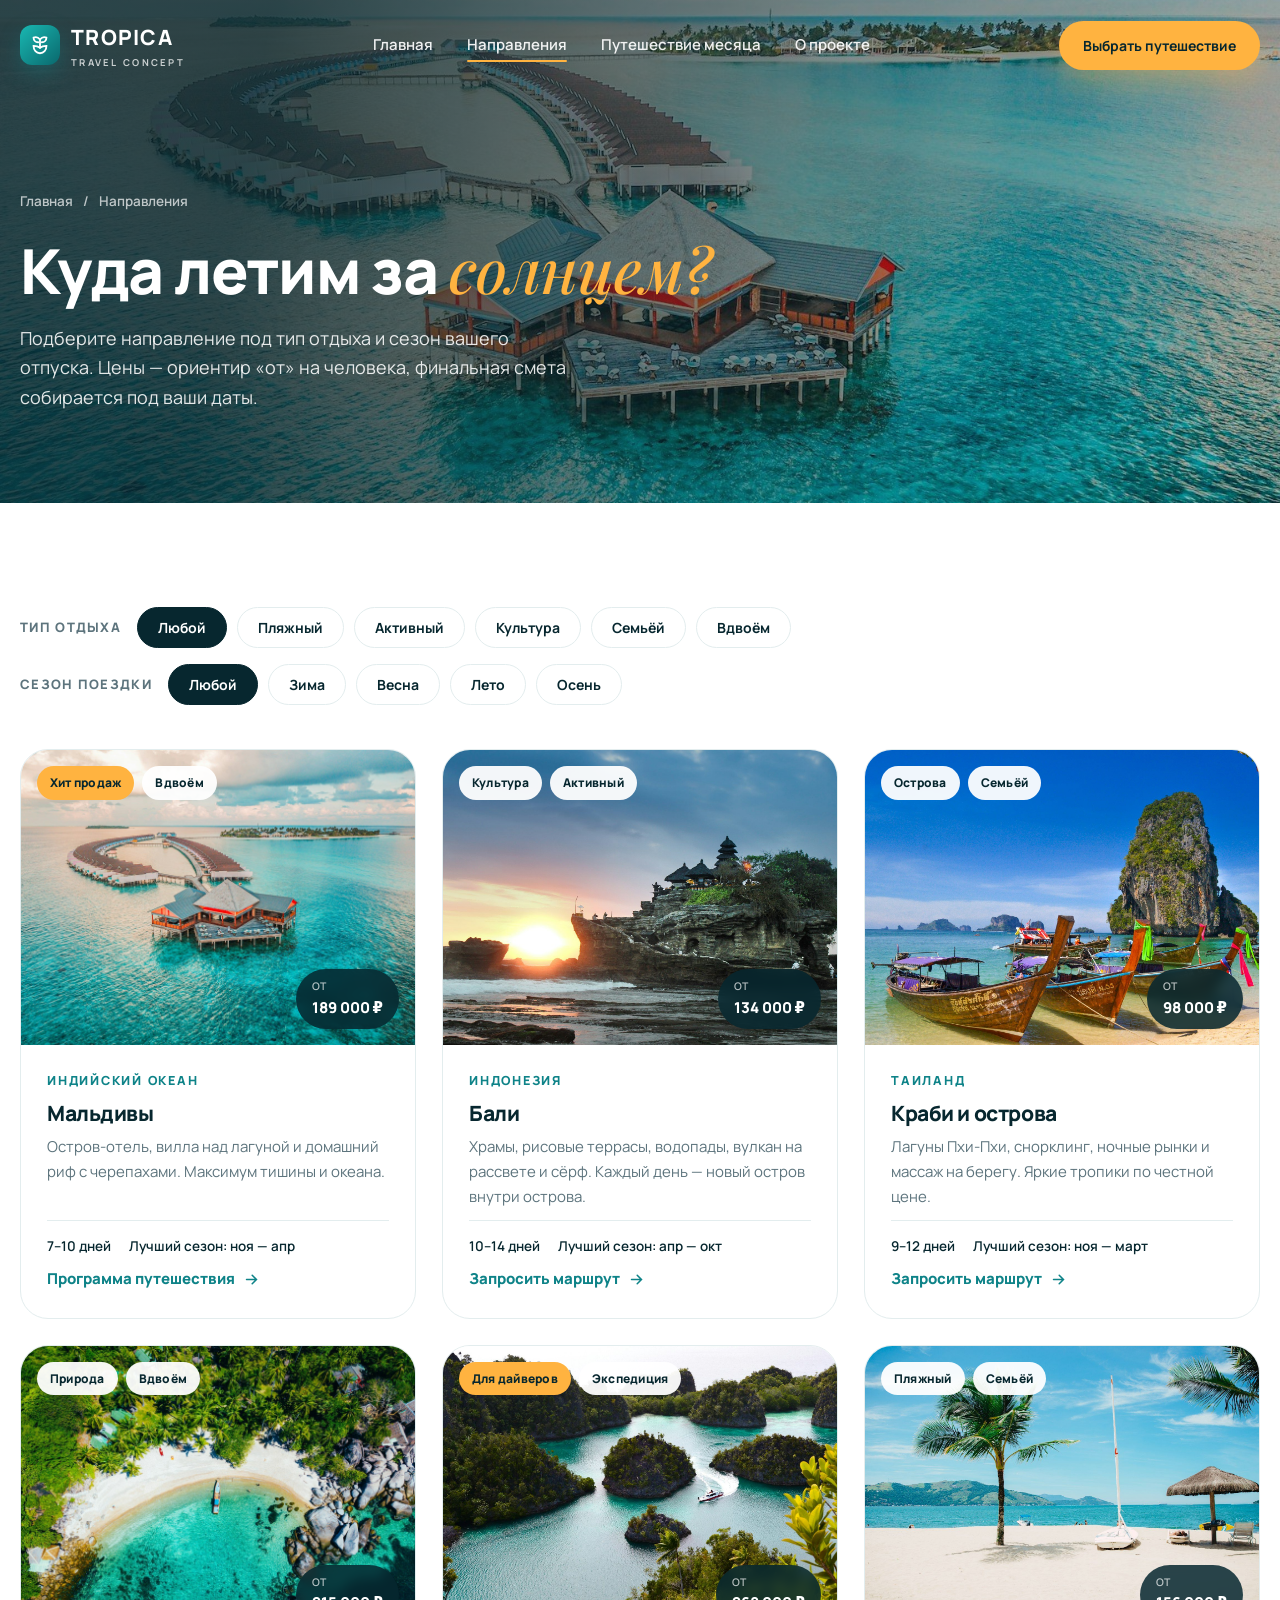
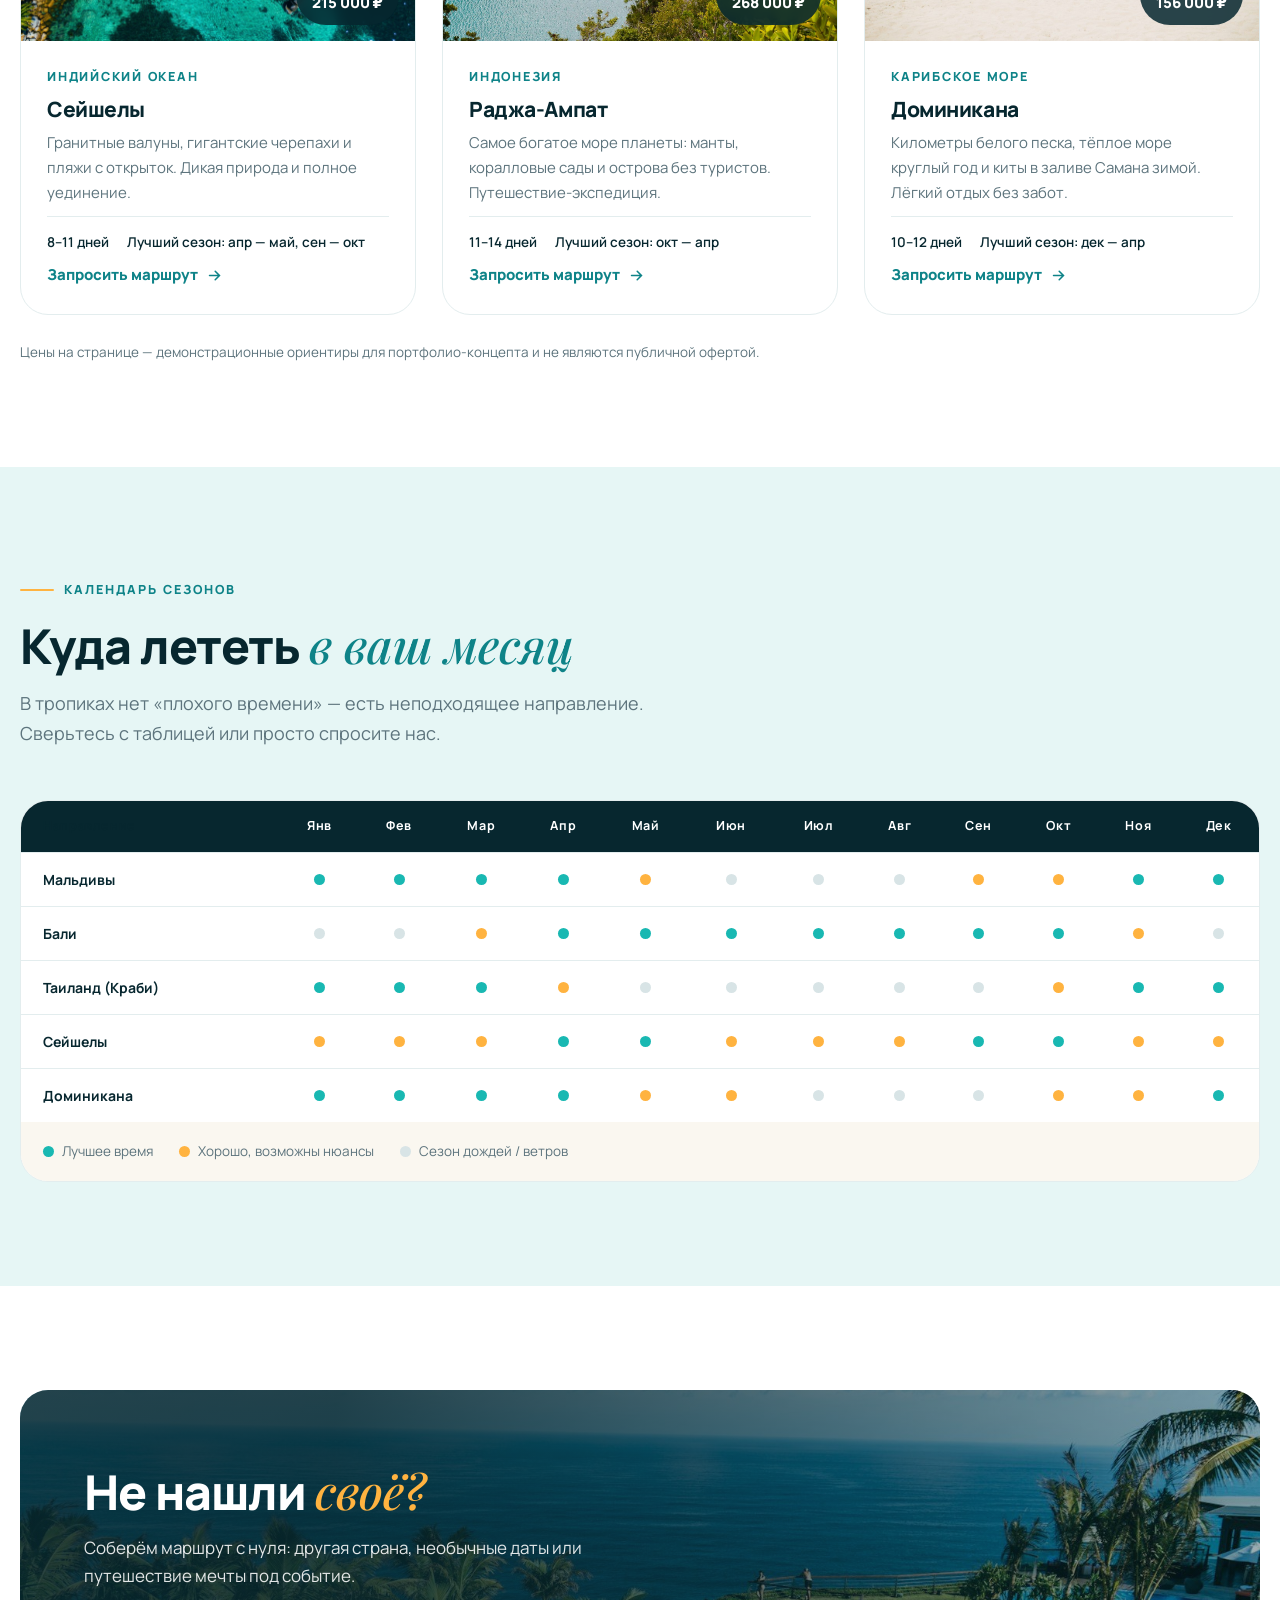
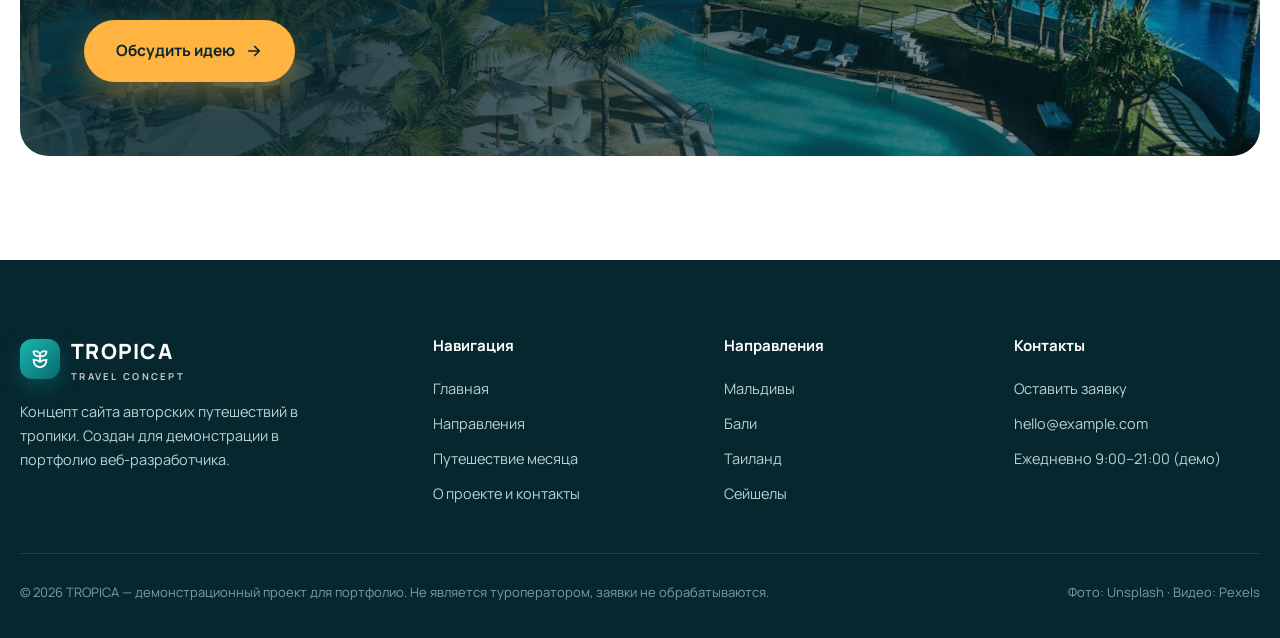
<file: directions.html>
<!DOCTYPE html>
<html lang="ru">
<head>
<meta charset="UTF-8">
<meta name="viewport" content="width=device-width, initial-scale=1.0">
<title>Направления — TROPICA | Мальдивы, Бали, Таиланд, Сейшелы</title>
<meta name="description" content="Тропические направления с фильтрами по типу отдыха и сезону: Мальдивы, Бали, Таиланд, Сейшелы, Раджа-Ампат, Доминикана. Концепт для портфолио.">
<link rel="stylesheet" href="assets/fonts.css">
<link rel="stylesheet" href="styles.css">
<link rel="icon" href="data:image/svg+xml,<svg xmlns='http://www.w3.org/2000/svg' viewBox='0 0 100 100'><circle cx='50' cy='50' r='46' fill='%230e8388'/><text x='50' y='66' font-size='52' text-anchor='middle' fill='white' font-family='Arial' font-weight='bold'>T</text></svg>">
</head>
<body>

<header class="header">
  <div class="container header__in">
    <a class="logo" href="index.html">
      <span class="logo__mark"><svg width="22" height="22" viewBox="0 0 24 24" fill="none" stroke="currentColor" stroke-width="2" stroke-linecap="round"><path d="M12 21c-4 0-7-3.5-7-8 4.5 0 7 2 7 2s2.5-2 7-2c0 4.5-3 8-7 8Z"/><path d="M12 15V6"/><path d="M12 6c-2-2.5-5-3-7-2 0 2.5 2 5 5 5M12 6c2-2.5 5-3 7-2 0 2.5-2 5-5 5"/></svg></span>
      <span>TROPICA<small>travel concept</small></span>
    </a>
    <nav class="nav" aria-label="Основная навигация">
      <a href="index.html">Главная</a>
      <a href="directions.html" class="active">Направления</a>
      <a href="tour.html">Путешествие месяца</a>
      <a href="about.html">О проекте</a>
    </nav>
    <div class="header__cta">
      <a class="btn btn--sun btn--sm" href="about.html#booking">Выбрать путешествие</a>
      <button class="burger" aria-label="Открыть меню" aria-expanded="false"><svg width="22" height="22" viewBox="0 0 24 24" fill="none" stroke="currentColor" stroke-width="2" stroke-linecap="round"><path d="M4 7h16M4 12h16M4 17h10"/></svg></button>
    </div>
  </div>
</header>

<section class="page-hero">
  <img class="bg" src="assets/img/maldives-aerial.jpg" alt="" aria-hidden="true">
  <div class="container">
    <nav class="crumbs" aria-label="Хлебные крошки"><a href="index.html">Главная</a><span>/</span><span>Направления</span></nav>
    <h1>Куда летим за <span class="serif">солнцем?</span></h1>
    <p>Подберите направление под тип отдыха и сезон вашего отпуска. Цены — ориентир «от» на человека, финальная смета собирается под ваши даты.</p>
  </div>
</section>

<section>
  <div class="container">
    <!-- Фильтры -->
    <div class="filters reveal">
      <div class="filters__row" data-group="type">
        <span class="filters__label">Тип отдыха</span>
        <button class="chip active" data-value="all">Любой</button>
        <button class="chip" data-value="beach">Пляжный</button>
        <button class="chip" data-value="active">Активный</button>
        <button class="chip" data-value="culture">Культура</button>
        <button class="chip" data-value="family">Семьёй</button>
        <button class="chip" data-value="romantic">Вдвоём</button>
      </div>
      <div class="filters__row" data-group="season">
        <span class="filters__label">Сезон поездки</span>
        <button class="chip active" data-value="all">Любой</button>
        <button class="chip" data-value="winter">Зима</button>
        <button class="chip" data-value="spring">Весна</button>
        <button class="chip" data-value="summer">Лето</button>
        <button class="chip" data-value="autumn">Осень</button>
      </div>
    </div>

    <div class="cards" id="cards">
      <article class="card reveal" data-type="beach romantic" data-season="winter spring autumn">
        <div class="card__img">
          <img src="assets/img/maldives-aerial.jpg" alt="Виллы над водой на Мальдивах" loading="lazy">
          <div class="card__tags"><span class="tag tag--sun">Хит продаж</span><span class="tag">Вдвоём</span></div>
          <div class="card__price"><small>от</small>189 000 ₽</div>
        </div>
        <div class="card__body">
          <span class="card__country">Индийский океан</span>
          <h3>Мальдивы</h3>
          <p>Остров-отель, вилла над лагуной и домашний риф с черепахами. Максимум тишины и океана.</p>
          <div class="card__meta"><span>7–10 дней</span><span>Лучший сезон: ноя — апр</span></div>
          <a class="card__link" href="tour.html">Программа путешествия <svg width="17" height="17" viewBox="0 0 24 24" fill="none" stroke="currentColor" stroke-width="2.2" stroke-linecap="round"><path d="M5 12h14m-6-6 6 6-6 6"/></svg></a>
        </div>
      </article>

      <article class="card reveal" data-type="culture active" data-season="spring summer autumn">
        <div class="card__img">
          <img src="assets/img/bali-tanah-lot.jpg" alt="Храм Танах-Лот на Бали на закате" loading="lazy">
          <div class="card__tags"><span class="tag">Культура</span><span class="tag">Активный</span></div>
          <div class="card__price"><small>от</small>134 000 ₽</div>
        </div>
        <div class="card__body">
          <span class="card__country">Индонезия</span>
          <h3>Бали</h3>
          <p>Храмы, рисовые террасы, водопады, вулкан на рассвете и сёрф. Каждый день — новый остров внутри острова.</p>
          <div class="card__meta"><span>10–14 дней</span><span>Лучший сезон: апр — окт</span></div>
          <a class="card__link" href="about.html#booking">Запросить маршрут <svg width="17" height="17" viewBox="0 0 24 24" fill="none" stroke="currentColor" stroke-width="2.2" stroke-linecap="round"><path d="M5 12h14m-6-6 6 6-6 6"/></svg></a>
        </div>
      </article>

      <article class="card reveal" data-type="beach family active" data-season="winter spring">
        <div class="card__img">
          <img src="assets/img/thailand-krabi.jpg" alt="Лодки лонгтейл у известняковых скал, Краби, Таиланд" loading="lazy">
          <div class="card__tags"><span class="tag">Острова</span><span class="tag">Семьёй</span></div>
          <div class="card__price"><small>от</small>98 000 ₽</div>
        </div>
        <div class="card__body">
          <span class="card__country">Таиланд</span>
          <h3>Краби и острова</h3>
          <p>Лагуны Пхи-Пхи, снорклинг, ночные рынки и массаж на берегу. Яркие тропики по честной цене.</p>
          <div class="card__meta"><span>9–12 дней</span><span>Лучший сезон: ноя — март</span></div>
          <a class="card__link" href="about.html#booking">Запросить маршрут <svg width="17" height="17" viewBox="0 0 24 24" fill="none" stroke="currentColor" stroke-width="2.2" stroke-linecap="round"><path d="M5 12h14m-6-6 6 6-6 6"/></svg></a>
        </div>
      </article>

      <article class="card reveal" data-type="beach romantic" data-season="spring autumn">
        <div class="card__img">
          <img src="assets/img/seychelles-bay.jpg" alt="Бухта с гранитными валунами и бирюзовой водой на Сейшелах, вид сверху" loading="lazy">
          <div class="card__tags"><span class="tag">Природа</span><span class="tag">Вдвоём</span></div>
          <div class="card__price"><small>от</small>215 000 ₽</div>
        </div>
        <div class="card__body">
          <span class="card__country">Индийский океан</span>
          <h3>Сейшелы</h3>
          <p>Гранитные валуны, гигантские черепахи и пляжи с открыток. Дикая природа и полное уединение.</p>
          <div class="card__meta"><span>8–11 дней</span><span>Лучший сезон: апр — май, сен — окт</span></div>
          <a class="card__link" href="about.html#booking">Запросить маршрут <svg width="17" height="17" viewBox="0 0 24 24" fill="none" stroke="currentColor" stroke-width="2.2" stroke-linecap="round"><path d="M5 12h14m-6-6 6 6-6 6"/></svg></a>
        </div>
      </article>

      <article class="card reveal" data-type="active" data-season="winter autumn spring">
        <div class="card__img">
          <img src="assets/img/raja-ampat.jpg" alt="Острова Раджа-Ампат в Индонезии, вид с высоты" loading="lazy">
          <div class="card__tags"><span class="tag tag--sun">Для дайверов</span><span class="tag">Экспедиция</span></div>
          <div class="card__price"><small>от</small>268 000 ₽</div>
        </div>
        <div class="card__body">
          <span class="card__country">Индонезия</span>
          <h3>Раджа-Ампат</h3>
          <p>Самое богатое море планеты: манты, коралловые сады и острова без туристов. Путешествие-экспедиция.</p>
          <div class="card__meta"><span>11–14 дней</span><span>Лучший сезон: окт — апр</span></div>
          <a class="card__link" href="about.html#booking">Запросить маршрут <svg width="17" height="17" viewBox="0 0 24 24" fill="none" stroke="currentColor" stroke-width="2.2" stroke-linecap="round"><path d="M5 12h14m-6-6 6 6-6 6"/></svg></a>
        </div>
      </article>

      <article class="card reveal" data-type="beach family" data-season="winter spring">
        <div class="card__img">
          <img src="assets/img/caribbean-beach.jpg" alt="Белоснежный пляж с пальмой в Карибском море" loading="lazy">
          <div class="card__tags"><span class="tag">Пляжный</span><span class="tag">Семьёй</span></div>
          <div class="card__price"><small>от</small>156 000 ₽</div>
        </div>
        <div class="card__body">
          <span class="card__country">Карибское море</span>
          <h3>Доминикана</h3>
          <p>Километры белого песка, тёплое море круглый год и киты в заливе Самана зимой. Лёгкий отдых без забот.</p>
          <div class="card__meta"><span>10–12 дней</span><span>Лучший сезон: дек — апр</span></div>
          <a class="card__link" href="about.html#booking">Запросить маршрут <svg width="17" height="17" viewBox="0 0 24 24" fill="none" stroke="currentColor" stroke-width="2.2" stroke-linecap="round"><path d="M5 12h14m-6-6 6 6-6 6"/></svg></a>
        </div>
      </article>
    </div>

    <div class="filters__empty">
      <h3 style="margin-bottom:10px">Под эту комбинацию готового маршрута нет</h3>
      <p>Но это тропики — соберём индивидуальный. Напишите нам даты и пожелания.</p>
      <p style="margin-top:20px"><a class="btn btn--primary" href="about.html#booking">Собрать мой маршрут</a></p>
    </div>

    <p style="margin-top:26px;font-size:13.5px;color:var(--muted)">Цены на странице — демонстрационные ориентиры для портфолио-концепта и не являются публичной офертой.</p>
  </div>
</section>

<!-- Сезонность -->
<section class="section--soft">
  <div class="container">
    <div class="section-head reveal">
      <span class="eyebrow">Календарь сезонов</span>
      <h2>Куда лететь <span class="serif">в ваш месяц</span></h2>
      <p class="lead">В тропиках нет «плохого времени» — есть неподходящее направление. Сверьтесь с таблицей или просто спросите нас.</p>
    </div>
    <div class="season reveal">
      <div class="table-scroll">
        <table aria-label="Таблица сезонности тропических направлений">
          <thead>
            <tr><th>Направление</th><th>Янв</th><th>Фев</th><th>Мар</th><th>Апр</th><th>Май</th><th>Июн</th><th>Июл</th><th>Авг</th><th>Сен</th><th>Окт</th><th>Ноя</th><th>Дек</th></tr>
          </thead>
          <tbody>
            <tr><td>Мальдивы</td><td><span class="dot dot--best"></span></td><td><span class="dot dot--best"></span></td><td><span class="dot dot--best"></span></td><td><span class="dot dot--best"></span></td><td><span class="dot dot--good"></span></td><td><span class="dot dot--low"></span></td><td><span class="dot dot--low"></span></td><td><span class="dot dot--low"></span></td><td><span class="dot dot--good"></span></td><td><span class="dot dot--good"></span></td><td><span class="dot dot--best"></span></td><td><span class="dot dot--best"></span></td></tr>
            <tr><td>Бали</td><td><span class="dot dot--low"></span></td><td><span class="dot dot--low"></span></td><td><span class="dot dot--good"></span></td><td><span class="dot dot--best"></span></td><td><span class="dot dot--best"></span></td><td><span class="dot dot--best"></span></td><td><span class="dot dot--best"></span></td><td><span class="dot dot--best"></span></td><td><span class="dot dot--best"></span></td><td><span class="dot dot--best"></span></td><td><span class="dot dot--good"></span></td><td><span class="dot dot--low"></span></td></tr>
            <tr><td>Таиланд (Краби)</td><td><span class="dot dot--best"></span></td><td><span class="dot dot--best"></span></td><td><span class="dot dot--best"></span></td><td><span class="dot dot--good"></span></td><td><span class="dot dot--low"></span></td><td><span class="dot dot--low"></span></td><td><span class="dot dot--low"></span></td><td><span class="dot dot--low"></span></td><td><span class="dot dot--low"></span></td><td><span class="dot dot--good"></span></td><td><span class="dot dot--best"></span></td><td><span class="dot dot--best"></span></td></tr>
            <tr><td>Сейшелы</td><td><span class="dot dot--good"></span></td><td><span class="dot dot--good"></span></td><td><span class="dot dot--good"></span></td><td><span class="dot dot--best"></span></td><td><span class="dot dot--best"></span></td><td><span class="dot dot--good"></span></td><td><span class="dot dot--good"></span></td><td><span class="dot dot--good"></span></td><td><span class="dot dot--best"></span></td><td><span class="dot dot--best"></span></td><td><span class="dot dot--good"></span></td><td><span class="dot dot--good"></span></td></tr>
            <tr><td>Доминикана</td><td><span class="dot dot--best"></span></td><td><span class="dot dot--best"></span></td><td><span class="dot dot--best"></span></td><td><span class="dot dot--best"></span></td><td><span class="dot dot--good"></span></td><td><span class="dot dot--good"></span></td><td><span class="dot dot--low"></span></td><td><span class="dot dot--low"></span></td><td><span class="dot dot--low"></span></td><td><span class="dot dot--good"></span></td><td><span class="dot dot--good"></span></td><td><span class="dot dot--best"></span></td></tr>
          </tbody>
        </table>
      </div>
      <div class="season__legend">
        <span><span class="dot dot--best"></span>Лучшее время</span>
        <span><span class="dot dot--good"></span>Хорошо, возможны нюансы</span>
        <span><span class="dot dot--low"></span>Сезон дождей / ветров</span>
      </div>
    </div>
  </div>
</section>

<!-- CTA -->
<section>
  <div class="container">
    <div class="cta reveal">
      <img class="bg" src="assets/img/resort-pool.jpg" alt="Курорт у океана с пальмами" loading="lazy">
      <div class="cta__in">
        <h2>Не нашли <span class="serif">своё?</span></h2>
        <p>Соберём маршрут с нуля: другая страна, необычные даты или путешествие мечты под событие.</p>
        <a class="btn btn--sun" href="about.html#booking">Обсудить идею
          <svg width="18" height="18" viewBox="0 0 24 24" fill="none" stroke="currentColor" stroke-width="2.2" stroke-linecap="round"><path d="M5 12h14m-6-6 6 6-6 6"/></svg>
        </a>
      </div>
    </div>
  </div>
</section>

<footer class="footer">
  <div class="container">
    <div class="footer__grid">
      <div>
        <a class="logo" href="index.html"><span class="logo__mark"><svg width="22" height="22" viewBox="0 0 24 24" fill="none" stroke="currentColor" stroke-width="2" stroke-linecap="round"><path d="M12 21c-4 0-7-3.5-7-8 4.5 0 7 2 7 2s2.5-2 7-2c0 4.5-3 8-7 8Z"/><path d="M12 15V6"/><path d="M12 6c-2-2.5-5-3-7-2 0 2.5 2 5 5 5M12 6c2-2.5 5-3 7-2 0 2.5-2 5-5 5"/></svg></span><span>TROPICA<small>travel concept</small></span></a>
        <p>Концепт сайта авторских путешествий в тропики. Создан для демонстрации в портфолио веб-разработчика.</p>
      </div>
      <div><h4>Навигация</h4><ul><li><a href="index.html">Главная</a></li><li><a href="directions.html">Направления</a></li><li><a href="tour.html">Путешествие месяца</a></li><li><a href="about.html">О проекте и контакты</a></li></ul></div>
      <div><h4>Направления</h4><ul><li><a href="tour.html">Мальдивы</a></li><li><a href="directions.html">Бали</a></li><li><a href="directions.html">Таиланд</a></li><li><a href="directions.html">Сейшелы</a></li></ul></div>
      <div><h4>Контакты</h4><ul><li><a href="about.html#booking">Оставить заявку</a></li><li><a href="mailto:hello@example.com">hello@example.com</a></li><li>Ежедневно 9:00–21:00 (демо)</li></ul></div>
    </div>
    <div class="footer__bottom">
      <span>© <span class="js-year">2026</span> TROPICA — демонстрационный проект для портфолио. Не является туроператором, заявки не обрабатываются.</span>
      <span>Фото: Unsplash · Видео: Pexels</span>
    </div>
  </div>
</footer>

<script src="app.js"></script>
</body>
</html>
</file>
<file: assets/fonts.css>
/* Локальные шрифты: Manrope + Playfair Display (кириллица и латиница) */
/* cyrillic */
@font-face {
  font-family: 'Manrope';
  font-style: normal;
  font-weight: 400;
  font-display: swap;
  src: url(fonts/xn7gYHE41ni1AdIRggOxSuXd.woff2) format('woff2');
  unicode-range: U+0301, U+0400-045F, U+0490-0491, U+04B0-04B1, U+2116;
}
/* latin */
@font-face {
  font-family: 'Manrope';
  font-style: normal;
  font-weight: 400;
  font-display: swap;
  src: url(fonts/xn7gYHE41ni1AdIRggexSg.woff2) format('woff2');
  unicode-range: U+0000-00FF, U+0131, U+0152-0153, U+02BB-02BC, U+02C6, U+02DA, U+02DC, U+0304, U+0308, U+0329, U+2000-206F, U+20AC, U+2122, U+2191, U+2193, U+2212, U+2215, U+FEFF, U+FFFD;
}
/* cyrillic */
@font-face {
  font-family: 'Manrope';
  font-style: normal;
  font-weight: 500;
  font-display: swap;
  src: url(fonts/xn7gYHE41ni1AdIRggOxSuXd.woff2) format('woff2');
  unicode-range: U+0301, U+0400-045F, U+0490-0491, U+04B0-04B1, U+2116;
}
/* latin */
@font-face {
  font-family: 'Manrope';
  font-style: normal;
  font-weight: 500;
  font-display: swap;
  src: url(fonts/xn7gYHE41ni1AdIRggexSg.woff2) format('woff2');
  unicode-range: U+0000-00FF, U+0131, U+0152-0153, U+02BB-02BC, U+02C6, U+02DA, U+02DC, U+0304, U+0308, U+0329, U+2000-206F, U+20AC, U+2122, U+2191, U+2193, U+2212, U+2215, U+FEFF, U+FFFD;
}
/* cyrillic */
@font-face {
  font-family: 'Manrope';
  font-style: normal;
  font-weight: 600;
  font-display: swap;
  src: url(fonts/xn7gYHE41ni1AdIRggOxSuXd.woff2) format('woff2');
  unicode-range: U+0301, U+0400-045F, U+0490-0491, U+04B0-04B1, U+2116;
}
/* latin */
@font-face {
  font-family: 'Manrope';
  font-style: normal;
  font-weight: 600;
  font-display: swap;
  src: url(fonts/xn7gYHE41ni1AdIRggexSg.woff2) format('woff2');
  unicode-range: U+0000-00FF, U+0131, U+0152-0153, U+02BB-02BC, U+02C6, U+02DA, U+02DC, U+0304, U+0308, U+0329, U+2000-206F, U+20AC, U+2122, U+2191, U+2193, U+2212, U+2215, U+FEFF, U+FFFD;
}
/* cyrillic */
@font-face {
  font-family: 'Manrope';
  font-style: normal;
  font-weight: 700;
  font-display: swap;
  src: url(fonts/xn7gYHE41ni1AdIRggOxSuXd.woff2) format('woff2');
  unicode-range: U+0301, U+0400-045F, U+0490-0491, U+04B0-04B1, U+2116;
}
/* latin */
@font-face {
  font-family: 'Manrope';
  font-style: normal;
  font-weight: 700;
  font-display: swap;
  src: url(fonts/xn7gYHE41ni1AdIRggexSg.woff2) format('woff2');
  unicode-range: U+0000-00FF, U+0131, U+0152-0153, U+02BB-02BC, U+02C6, U+02DA, U+02DC, U+0304, U+0308, U+0329, U+2000-206F, U+20AC, U+2122, U+2191, U+2193, U+2212, U+2215, U+FEFF, U+FFFD;
}
/* cyrillic */
@font-face {
  font-family: 'Manrope';
  font-style: normal;
  font-weight: 800;
  font-display: swap;
  src: url(fonts/xn7gYHE41ni1AdIRggOxSuXd.woff2) format('woff2');
  unicode-range: U+0301, U+0400-045F, U+0490-0491, U+04B0-04B1, U+2116;
}
/* latin */
@font-face {
  font-family: 'Manrope';
  font-style: normal;
  font-weight: 800;
  font-display: swap;
  src: url(fonts/xn7gYHE41ni1AdIRggexSg.woff2) format('woff2');
  unicode-range: U+0000-00FF, U+0131, U+0152-0153, U+02BB-02BC, U+02C6, U+02DA, U+02DC, U+0304, U+0308, U+0329, U+2000-206F, U+20AC, U+2122, U+2191, U+2193, U+2212, U+2215, U+FEFF, U+FFFD;
}
/* cyrillic */
@font-face {
  font-family: 'Playfair Display';
  font-style: italic;
  font-weight: 500;
  font-display: swap;
  src: url(fonts/nuFkD-vYSZviVYUb_rj3ij__anPXDTnohkk72xU.woff2) format('woff2');
  unicode-range: U+0301, U+0400-045F, U+0490-0491, U+04B0-04B1, U+2116;
}
/* latin */
@font-face {
  font-family: 'Playfair Display';
  font-style: italic;
  font-weight: 500;
  font-display: swap;
  src: url(fonts/nuFkD-vYSZviVYUb_rj3ij__anPXDTnogkk7.woff2) format('woff2');
  unicode-range: U+0000-00FF, U+0131, U+0152-0153, U+02BB-02BC, U+02C6, U+02DA, U+02DC, U+0304, U+0308, U+0329, U+2000-206F, U+20AC, U+2122, U+2191, U+2193, U+2212, U+2215, U+FEFF, U+FFFD;
}
/* cyrillic */
@font-face {
  font-family: 'Playfair Display';
  font-style: italic;
  font-weight: 600;
  font-display: swap;
  src: url(fonts/nuFkD-vYSZviVYUb_rj3ij__anPXDTnohkk72xU.woff2) format('woff2');
  unicode-range: U+0301, U+0400-045F, U+0490-0491, U+04B0-04B1, U+2116;
}
/* latin */
@font-face {
  font-family: 'Playfair Display';
  font-style: italic;
  font-weight: 600;
  font-display: swap;
  src: url(fonts/nuFkD-vYSZviVYUb_rj3ij__anPXDTnogkk7.woff2) format('woff2');
  unicode-range: U+0000-00FF, U+0131, U+0152-0153, U+02BB-02BC, U+02C6, U+02DA, U+02DC, U+0304, U+0308, U+0329, U+2000-206F, U+20AC, U+2122, U+2191, U+2193, U+2212, U+2215, U+FEFF, U+FFFD;
}
</file>
<file: styles.css>
/* ============================================================
   TROPICA — дизайн-система
   Бирюзовый океан / солнечный акцент / белый фон
   ============================================================ */
:root{
  --deep:#07272f;
  --deep-2:#0b3542;
  --teal:#0e8388;
  --teal-dark:#0a686d;
  --aqua:#19b8b2;
  --aqua-soft:#e6f6f5;
  --sun:#ffb340;
  --sun-soft:#fff4e0;
  --coral:#ff6b4a;
  --ink:#12262e;
  --muted:#5d747d;
  --line:#e3edee;
  --white:#ffffff;
  --sand:#faf7f0;
  --radius:20px;
  --radius-lg:28px;
  --shadow:0 20px 50px rgba(7,39,47,.12);
  --shadow-sm:0 8px 24px rgba(7,39,47,.08);
  --font:"Manrope",system-ui,-apple-system,"Segoe UI",Roboto,sans-serif;
  --serif:"Playfair Display",Georgia,serif;
}
*{margin:0;padding:0;box-sizing:border-box}
html{scroll-behavior:smooth}
body{font-family:var(--font);color:var(--ink);background:var(--white);line-height:1.65;font-size:16.5px;-webkit-font-smoothing:antialiased;overflow-x:hidden}
img{max-width:100%;display:block}
a{color:inherit;text-decoration:none}
ul{list-style:none}
::selection{background:var(--aqua);color:#fff}

.container{width:min(1240px,100% - 40px);margin-inline:auto}
section{padding:104px 0}
.section--soft{background:var(--aqua-soft)}
.section--sand{background:var(--sand)}
.section--deep{background:var(--deep);color:#eaf4f4}

/* ---------- Типографика ---------- */
h1,h2,h3{line-height:1.12;color:var(--deep);font-weight:800;letter-spacing:-.02em}
.section--deep h2{color:#fff}
h2{font-size:clamp(30px,4.2vw,48px);margin-bottom:16px}
h3{font-size:21px}
.serif{font-family:var(--serif);font-style:italic;font-weight:500;letter-spacing:0;color:var(--teal)}
.eyebrow{display:inline-flex;align-items:center;gap:10px;font-size:12.5px;font-weight:800;letter-spacing:.16em;text-transform:uppercase;color:var(--teal);margin-bottom:18px}
.eyebrow::before{content:"";width:34px;height:2px;background:var(--sun);border-radius:2px}
.lead{font-size:18px;color:var(--muted);max-width:640px}
.section-head{margin-bottom:52px}
.section-head--row{display:flex;justify-content:space-between;align-items:flex-end;gap:28px;flex-wrap:wrap}

/* ---------- Кнопки ---------- */
.btn{display:inline-flex;align-items:center;justify-content:center;gap:10px;padding:16px 30px;border-radius:100px;font-weight:700;font-size:15.5px;border:2px solid transparent;cursor:pointer;transition:.28s;font-family:var(--font);white-space:nowrap}
.btn svg{transition:.28s}
.btn:hover svg{transform:translateX(4px)}
.btn--primary{background:var(--teal);color:#fff;box-shadow:0 12px 28px rgba(14,131,136,.32)}
.btn--primary:hover{background:var(--teal-dark);transform:translateY(-2px)}
.btn--sun{background:var(--sun);color:var(--deep);box-shadow:0 12px 28px rgba(255,179,64,.35)}
.btn--sun:hover{transform:translateY(-2px);background:#ffbe5c}
.btn--ghost{background:transparent;color:#fff;border-color:rgba(255,255,255,.55);backdrop-filter:blur(6px)}
.btn--ghost:hover{background:rgba(255,255,255,.14);border-color:#fff}
.btn--outline{background:transparent;color:var(--deep);border-color:var(--line)}
.btn--outline:hover{border-color:var(--teal);color:var(--teal)}
.btn--sm{padding:11px 22px;font-size:14px}

/* ---------- Шапка ---------- */
.header{position:fixed;inset:0 0 auto 0;z-index:100;transition:.35s}
.header__in{display:flex;align-items:center;justify-content:space-between;gap:20px;padding:20px 0;transition:.35s}
.header.scrolled{background:rgba(255,255,255,.92);backdrop-filter:blur(14px);box-shadow:0 4px 30px rgba(7,39,47,.08)}
.header.scrolled .header__in{padding:12px 0}
.logo{display:flex;align-items:center;gap:11px;font-weight:800;font-size:21px;letter-spacing:.06em;color:#fff;transition:.35s}
.header.scrolled .logo,.header--light .logo{color:var(--deep)}
.logo__mark{width:40px;height:40px;border-radius:12px;background:linear-gradient(135deg,var(--aqua),var(--teal-dark));display:grid;place-items:center;color:#fff;flex:none;box-shadow:0 8px 20px rgba(14,131,136,.35)}
.logo small{display:block;font-size:9.5px;font-weight:700;letter-spacing:.24em;text-transform:uppercase;opacity:.75}
.nav{display:flex;gap:34px}
.nav a{font-size:15px;font-weight:600;color:rgba(255,255,255,.92);position:relative;padding:4px 0;transition:.3s}
.header.scrolled .nav a,.header--light .nav a{color:var(--deep)}
.nav a::after{content:"";position:absolute;left:0;bottom:0;width:0;height:2px;background:var(--sun);transition:.3s;border-radius:2px}
.nav a:hover::after,.nav a.active::after{width:100%}
.header__cta{display:flex;align-items:center;gap:14px}
.burger{display:none;width:44px;height:44px;border:none;border-radius:12px;background:rgba(255,255,255,.16);backdrop-filter:blur(6px);cursor:pointer;place-items:center;color:#fff}
.header.scrolled .burger,.header--light .burger{background:var(--aqua-soft);color:var(--deep)}
.header--light:not(.scrolled){background:rgba(255,255,255,.9);backdrop-filter:blur(14px);box-shadow:0 4px 30px rgba(7,39,47,.06)}

/* ---------- Hero (главная) ---------- */
.hero{position:relative;min-height:100svh;display:flex;align-items:flex-end;color:#fff;overflow:hidden;background:var(--deep)}
.hero__media{position:absolute;inset:0}
.hero__media video,.hero__media img{position:absolute;inset:0;width:100%;height:100%;object-fit:cover}
.hero__media img{z-index:0}
.hero__media video{z-index:1}
.hero__media::after{content:"";position:absolute;inset:0;z-index:2;background:linear-gradient(180deg,rgba(7,39,47,.42) 0%,rgba(7,39,47,.05) 38%,rgba(7,39,47,.78) 100%)}
.hero__content{position:relative;z-index:3;padding:170px 0 64px;width:100%}
.hero__badge{display:inline-flex;align-items:center;gap:9px;background:rgba(255,255,255,.14);border:1px solid rgba(255,255,255,.3);backdrop-filter:blur(8px);padding:9px 18px;border-radius:100px;font-size:13.5px;font-weight:700;margin-bottom:26px}
.hero__badge i{width:8px;height:8px;border-radius:50%;background:var(--sun);flex:none}
.hero h1{color:#fff;font-size:clamp(42px,7.2vw,88px);max-width:900px;margin-bottom:22px}
.hero h1 .serif{color:var(--sun)}
.hero__sub{font-size:clamp(16px,2vw,20px);color:rgba(255,255,255,.88);max-width:560px;margin-bottom:36px}
.hero__actions{display:flex;gap:14px;flex-wrap:wrap;margin-bottom:56px}
.hero__meta{display:flex;gap:0;flex-wrap:wrap;border-top:1px solid rgba(255,255,255,.25);padding-top:26px}
.hero__meta div{padding-right:36px;margin-right:36px;border-right:1px solid rgba(255,255,255,.18)}
.hero__meta div:last-child{border:none}
.hero__meta b{display:block;font-size:24px;font-weight:800}
.hero__meta span{font-size:13.5px;color:rgba(255,255,255,.75)}

/* ---------- Hero внутренних страниц ---------- */
.page-hero{position:relative;padding:190px 0 90px;color:#fff;overflow:hidden;background:var(--deep)}
.page-hero img.bg{position:absolute;inset:0;width:100%;height:100%;object-fit:cover}
.page-hero::after{content:"";position:absolute;inset:0;background:linear-gradient(100deg,rgba(7,39,47,.82) 20%,rgba(7,39,47,.35) 70%,rgba(7,39,47,.15))}
.page-hero .container{position:relative;z-index:2}
.page-hero h1{color:#fff;font-size:clamp(34px,5.4vw,62px);max-width:760px;margin-bottom:18px}
.page-hero h1 .serif{color:var(--sun)}
.page-hero p{color:rgba(255,255,255,.88);max-width:560px;font-size:18px}
.crumbs{display:flex;gap:10px;font-size:13.5px;font-weight:600;color:rgba(255,255,255,.7);margin-bottom:22px}
.crumbs a:hover{color:#fff}

/* ---------- Карточки направлений ---------- */
.cards{display:grid;grid-template-columns:repeat(3,1fr);gap:26px}
.card{background:#fff;border-radius:var(--radius-lg);overflow:hidden;border:1px solid var(--line);transition:.35s;display:flex;flex-direction:column}
.card:hover{transform:translateY(-8px);box-shadow:var(--shadow)}
.card__img{position:relative;aspect-ratio:4/3;overflow:hidden}
.card__img img{width:100%;height:100%;object-fit:cover;transition:.6s}
.card:hover .card__img img{transform:scale(1.07)}
.card__tags{position:absolute;top:16px;left:16px;display:flex;gap:8px;flex-wrap:wrap}
.tag{background:rgba(255,255,255,.94);color:var(--deep);font-size:12px;font-weight:800;padding:7px 13px;border-radius:100px;letter-spacing:.02em}
.tag--sun{background:var(--sun)}
.card__price{position:absolute;bottom:16px;right:16px;background:rgba(7,39,47,.85);backdrop-filter:blur(6px);color:#fff;font-weight:800;font-size:15px;padding:9px 16px;border-radius:100px}
.card__price small{display:block;font-size:10.5px;font-weight:600;color:rgba(255,255,255,.7);letter-spacing:.06em;text-transform:uppercase}
.card__body{padding:26px;display:flex;flex-direction:column;gap:10px;flex:1}
.card__country{font-size:12.5px;font-weight:800;letter-spacing:.14em;text-transform:uppercase;color:var(--teal)}
.card__body p{color:var(--muted);font-size:15px;flex:1}
.card__meta{display:flex;gap:18px;padding-top:14px;border-top:1px solid var(--line);font-size:13.5px;font-weight:600;color:var(--deep);flex-wrap:wrap}
.card__meta span{display:inline-flex;align-items:center;gap:7px}
.card__meta svg{color:var(--teal);flex:none}
.card__link{display:inline-flex;align-items:center;gap:8px;font-weight:800;color:var(--teal);font-size:15px}
.card__link svg{transition:.3s}
.card__link:hover svg{transform:translateX(4px)}

/* ---------- Фильтры ---------- */
.filters{display:flex;flex-direction:column;gap:16px;margin-bottom:44px}
.filters__row{display:flex;align-items:center;gap:10px;flex-wrap:wrap}
.filters__label{font-size:13px;font-weight:800;letter-spacing:.1em;text-transform:uppercase;color:var(--muted);margin-right:6px}
.chip{padding:10px 20px;border-radius:100px;border:1.5px solid var(--line);background:#fff;font-family:var(--font);font-weight:700;font-size:14px;color:var(--deep);cursor:pointer;transition:.25s}
.chip:hover{border-color:var(--teal);color:var(--teal)}
.chip.active{background:var(--deep);border-color:var(--deep);color:#fff}
.filters__empty{display:none;text-align:center;padding:60px 20px;background:var(--sand);border-radius:var(--radius-lg);color:var(--muted)}
.filters__empty.show{display:block}

/* ---------- Преимущества / цифры ---------- */
.features{display:grid;grid-template-columns:repeat(4,1fr);gap:26px}
.feature{background:#fff;border:1px solid var(--line);border-radius:var(--radius);padding:32px 28px;transition:.3s}
.feature:hover{box-shadow:var(--shadow-sm);transform:translateY(-4px)}
.feature__icon{width:56px;height:56px;border-radius:17px;background:var(--aqua-soft);color:var(--teal);display:grid;place-items:center;margin-bottom:20px}
.feature p{color:var(--muted);font-size:15px;margin-top:8px}
.section--deep .feature{background:rgba(255,255,255,.05);border-color:rgba(255,255,255,.12)}
.section--deep .feature h3{color:#fff}
.section--deep .feature p{color:rgba(234,244,244,.72)}
.section--deep .feature__icon{background:rgba(25,184,178,.16);color:var(--aqua)}

/* ---------- Шаги ---------- */
.steps{display:grid;grid-template-columns:repeat(4,1fr);gap:26px;counter-reset:step}
.step{position:relative;padding:34px 28px;border-radius:var(--radius);background:#fff;border:1px solid var(--line)}
.step__num{font-family:var(--serif);font-style:italic;font-size:44px;color:var(--aqua);line-height:1;margin-bottom:16px}
.step p{color:var(--muted);font-size:15px;margin-top:8px}

/* ---------- Сезонность ---------- */
.season{border:1px solid var(--line);border-radius:var(--radius-lg);overflow:hidden;background:#fff}
.season table{width:100%;border-collapse:collapse;font-size:14px}
.season th,.season td{padding:15px 10px;text-align:center;border-bottom:1px solid var(--line)}
.season th{background:var(--deep);color:#fff;font-weight:700;font-size:12.5px;letter-spacing:.05em}
.season td:first-child,.season th:first-child{text-align:left;padding-left:22px;font-weight:700;color:var(--deep);white-space:nowrap}
.season tr:last-child td{border-bottom:none}
.dot{display:inline-block;width:11px;height:11px;border-radius:50%}
.dot--best{background:var(--aqua)}
.dot--good{background:var(--sun)}
.dot--low{background:#d8e4e6}
.season__legend{display:flex;gap:26px;flex-wrap:wrap;padding:18px 22px;background:var(--sand);font-size:13.5px;color:var(--muted)}
.season__legend span{display:inline-flex;align-items:center;gap:8px}
.table-scroll{overflow-x:auto}

/* ---------- Split-блоки с фото ---------- */
.split{display:grid;grid-template-columns:1fr 1fr;gap:64px;align-items:center}
.split__img{position:relative;border-radius:var(--radius-lg);overflow:hidden;box-shadow:var(--shadow)}
.split__img img{width:100%;height:100%;object-fit:cover;aspect-ratio:4/3.4}
.split__card{position:absolute;left:22px;bottom:22px;background:rgba(255,255,255,.95);backdrop-filter:blur(8px);border-radius:16px;padding:18px 22px;box-shadow:var(--shadow-sm);max-width:300px}
.split__card b{color:var(--deep);display:block;font-size:15px}
.split__card span{font-size:13.5px;color:var(--muted)}
.checklist{display:grid;gap:14px;margin:26px 0 34px}
.checklist li{display:flex;gap:13px;align-items:flex-start;font-size:16px}
.checklist svg{flex:none;margin-top:3px;color:var(--teal)}

/* ---------- Программа тура ---------- */
.tour-layout{display:grid;grid-template-columns:1fr 380px;gap:56px;align-items:start}
.program{display:grid;gap:0}
.day{display:grid;grid-template-columns:92px 1fr;gap:26px;padding:28px 0;border-bottom:1px solid var(--line)}
.day:last-child{border:none}
.day__num{background:var(--aqua-soft);border-radius:16px;height:fit-content;padding:14px 8px;text-align:center}
.day__num b{display:block;font-size:22px;color:var(--deep);line-height:1.1}
.day__num span{font-size:11px;font-weight:800;letter-spacing:.1em;text-transform:uppercase;color:var(--teal)}
.day p{color:var(--muted);font-size:15.5px;margin-top:6px}
.price-card{position:sticky;top:110px;background:#fff;border:1px solid var(--line);border-radius:var(--radius-lg);padding:32px;box-shadow:var(--shadow)}
.price-card__old{color:var(--muted);text-decoration:line-through;font-size:16px}
.price-card__value{font-size:38px;font-weight:800;color:var(--deep);letter-spacing:-.02em;line-height:1.1}
.price-card__per{color:var(--muted);font-size:14px;margin-bottom:20px}
.price-card ul{display:grid;gap:11px;margin:22px 0;font-size:14.5px}
.price-card li{display:flex;gap:10px;align-items:flex-start}
.price-card li svg{color:var(--teal);flex:none;margin-top:3px}
.price-card .btn{width:100%}
.price-card__note{font-size:12.5px;color:var(--muted);text-align:center;margin-top:14px}

/* ---------- Галерея ---------- */
.gallery{display:grid;grid-template-columns:repeat(4,1fr);grid-auto-rows:190px;gap:16px}
.gallery figure{border-radius:18px;overflow:hidden;position:relative;cursor:pointer}
.gallery img{width:100%;height:100%;object-fit:cover;transition:.5s}
.gallery figure:hover img{transform:scale(1.06)}
.gallery .wide{grid-column:span 2}
.gallery .tall{grid-row:span 2}
.lightbox{position:fixed;inset:0;z-index:200;background:rgba(7,39,47,.94);display:none;place-items:center;padding:24px}
.lightbox.open{display:grid}
.lightbox img{max-height:86vh;border-radius:18px;box-shadow:var(--shadow)}
.lightbox__close{position:absolute;top:22px;right:26px;width:48px;height:48px;border-radius:50%;border:none;background:rgba(255,255,255,.14);color:#fff;font-size:22px;cursor:pointer}
.lightbox figcaption{color:rgba(255,255,255,.85);text-align:center;margin-top:16px;font-size:14.5px}

/* ---------- Включено / не включено ---------- */
.included{display:grid;grid-template-columns:1fr 1fr;gap:26px}
.inc-card{border-radius:var(--radius-lg);padding:36px;border:1px solid var(--line);background:#fff}
.inc-card--yes{background:var(--aqua-soft);border-color:transparent}
.inc-card h3{margin-bottom:20px;display:flex;align-items:center;gap:11px}
.inc-card ul{display:grid;gap:12px;font-size:15.5px}
.inc-card li{display:flex;gap:11px;align-items:flex-start}
.inc-card li svg{flex:none;margin-top:3px}
.inc-card--yes li svg{color:var(--teal)}
.inc-card--no li{color:var(--muted)}
.inc-card--no li svg{color:#c3d2d6}

/* ---------- Размещение ---------- */
.stay{display:grid;grid-template-columns:repeat(3,1fr);gap:26px}
.stay-card{border-radius:var(--radius-lg);overflow:hidden;border:1px solid var(--line);background:#fff;transition:.3s}
.stay-card:hover{box-shadow:var(--shadow-sm);transform:translateY(-4px)}
.stay-card img{aspect-ratio:16/10;object-fit:cover;width:100%}
.stay-card__body{padding:24px}
.stay-card__body p{color:var(--muted);font-size:14.5px;margin-top:7px}
.stars{color:var(--sun);font-size:14px;letter-spacing:2px}

/* ---------- FAQ ---------- */
.faq{display:grid;gap:14px;max-width:860px}
.faq__item{background:#fff;border:1px solid var(--line);border-radius:18px;overflow:hidden;transition:.3s}
.faq__item.open{border-color:var(--aqua);box-shadow:var(--shadow-sm)}
.faq__q{width:100%;display:flex;justify-content:space-between;align-items:center;gap:18px;text-align:left;background:none;border:none;cursor:pointer;padding:23px 26px;font-family:var(--font);font-size:16.5px;font-weight:700;color:var(--deep)}
.faq__q span.icon{flex:none;width:34px;height:34px;border-radius:50%;background:var(--aqua-soft);display:grid;place-items:center;color:var(--teal);transition:.35s;font-size:19px;font-weight:400}
.faq__item.open .faq__q span.icon{transform:rotate(45deg);background:var(--teal);color:#fff}
.faq__a{max-height:0;overflow:hidden;transition:max-height .4s ease}
.faq__a p{padding:0 26px 24px;color:var(--muted);font-size:15.5px;max-width:720px}

/* ---------- Форма ---------- */
.form-wrap{display:grid;grid-template-columns:1fr 1fr;gap:64px;align-items:start}
.form{background:#fff;border:1px solid var(--line);border-radius:var(--radius-lg);padding:40px;box-shadow:var(--shadow)}
.form h3{font-size:24px;margin-bottom:8px}
.form__sub{color:var(--muted);font-size:14.5px;margin-bottom:26px}
.field{margin-bottom:18px}
.field label{display:block;font-size:13.5px;font-weight:700;color:var(--deep);margin-bottom:8px}
.field input,.field select,.field textarea{width:100%;padding:15px 18px;border:1.5px solid var(--line);border-radius:14px;font-family:var(--font);font-size:15.5px;color:var(--ink);background:#fbfdfe;transition:.25s;outline:none}
.field input:focus,.field select:focus,.field textarea:focus{border-color:var(--aqua);background:#fff;box-shadow:0 0 0 4px rgba(25,184,178,.13)}
.field.error input{border-color:var(--coral)}
.field__err{display:none;color:var(--coral);font-size:12.5px;margin-top:6px;font-weight:600}
.field.error .field__err{display:block}
.form__row{display:grid;grid-template-columns:1fr 1fr;gap:16px}
.form .btn{width:100%}
.form__agree{font-size:12.5px;color:var(--muted);text-align:center;margin-top:16px}
.form__success{display:none;background:var(--aqua-soft);border-radius:16px;padding:20px 22px;margin-top:20px;font-size:15px;color:var(--deep)}
.form__success.show{display:flex;gap:13px;align-items:flex-start}
.form__success svg{color:var(--teal);flex:none;margin-top:2px}
.demo-note{display:flex;gap:12px;background:var(--sun-soft);border:1px dashed #ecc27a;border-radius:14px;padding:15px 18px;font-size:13.5px;color:#7a5a14;margin-bottom:24px;align-items:flex-start}
.demo-note svg{flex:none;margin-top:2px}

/* ---------- CTA-баннер ---------- */
.cta{position:relative;border-radius:var(--radius-lg);overflow:hidden;padding:74px 64px;color:#fff}
.cta img.bg{position:absolute;inset:0;width:100%;height:100%;object-fit:cover}
.cta::after{content:"";position:absolute;inset:0;background:linear-gradient(95deg,rgba(7,39,47,.85) 25%,rgba(7,39,47,.35))}
.cta__in{position:relative;z-index:2;max-width:600px}
.cta h2{color:#fff}
.cta h2 .serif{color:var(--sun)}
.cta p{color:rgba(255,255,255,.88);margin-bottom:30px;font-size:17px}

/* ---------- Контакты ---------- */
.contacts{display:grid;gap:16px;margin-top:30px}
.contact-row{display:flex;gap:16px;align-items:center;background:#fff;border:1px solid var(--line);border-radius:16px;padding:19px 22px}
.contact-row__icon{width:48px;height:48px;flex:none;border-radius:14px;background:var(--aqua-soft);color:var(--teal);display:grid;place-items:center}
.contact-row b{display:block;color:var(--deep);font-size:15.5px}
.contact-row span{font-size:13.5px;color:var(--muted)}

/* ---------- Подвал ---------- */
.footer{background:var(--deep);color:#b9d2d6;padding:74px 0 34px}
.footer__grid{display:grid;grid-template-columns:1.5fr 1fr 1fr 1fr;gap:44px;padding-bottom:48px;border-bottom:1px solid rgba(255,255,255,.1)}
.footer .logo{color:#fff;margin-bottom:16px}
.footer p{font-size:14.5px;max-width:320px}
.footer h4{color:#fff;font-size:15px;margin-bottom:18px}
.footer ul{display:grid;gap:11px;font-size:14.5px}
.footer ul a:hover{color:#fff}
.footer__bottom{display:flex;justify-content:space-between;gap:18px;flex-wrap:wrap;padding-top:28px;font-size:13px;color:#7e9ba1}

/* ---------- Анимации появления ---------- */
.reveal{opacity:0;transform:translateY(28px);transition:opacity .7s ease,transform .7s ease}
.reveal.visible{opacity:1;transform:none}

/* ---------- Адаптив ---------- */
@media(max-width:1024px){
  .cards{grid-template-columns:repeat(2,1fr)}
  .features,.steps{grid-template-columns:repeat(2,1fr)}
  .tour-layout{grid-template-columns:1fr}
  .price-card{position:static}
  .footer__grid{grid-template-columns:1fr 1fr}
  .gallery{grid-template-columns:repeat(2,1fr)}
}
@media(max-width:820px){
  section{padding:72px 0}
  .nav{position:fixed;inset:0;background:var(--deep);flex-direction:column;align-items:center;justify-content:center;gap:34px;transform:translateY(-105%);transition:.45s;z-index:-1}
  .nav.open{transform:none}
  .nav a{color:#fff!important;font-size:22px}
  .burger{display:grid;z-index:101}
  .header__cta .btn{display:none}
  .split,.form-wrap,.included{grid-template-columns:1fr;gap:38px}
  .cta{padding:48px 28px}
  .form{padding:30px 24px}
  .form__row{grid-template-columns:1fr}
  .hero__meta div{padding-right:22px;margin-right:22px;margin-bottom:14px}
}
@media(max-width:560px){
  .cards,.features,.steps,.stay{grid-template-columns:1fr}
  .day{grid-template-columns:70px 1fr;gap:17px}
  .gallery{grid-auto-rows:150px}
  .gallery .wide{grid-column:span 2}
  .footer__grid{grid-template-columns:1fr}
  .hero__actions .btn{width:100%}
}

/* ---------- Доступность: ограничение анимации ---------- */
@media(prefers-reduced-motion:reduce){
  *,*::before,*::after{animation:none!important;transition:none!important}
  html{scroll-behavior:auto}
  .reveal{opacity:1;transform:none}
}
</file>
